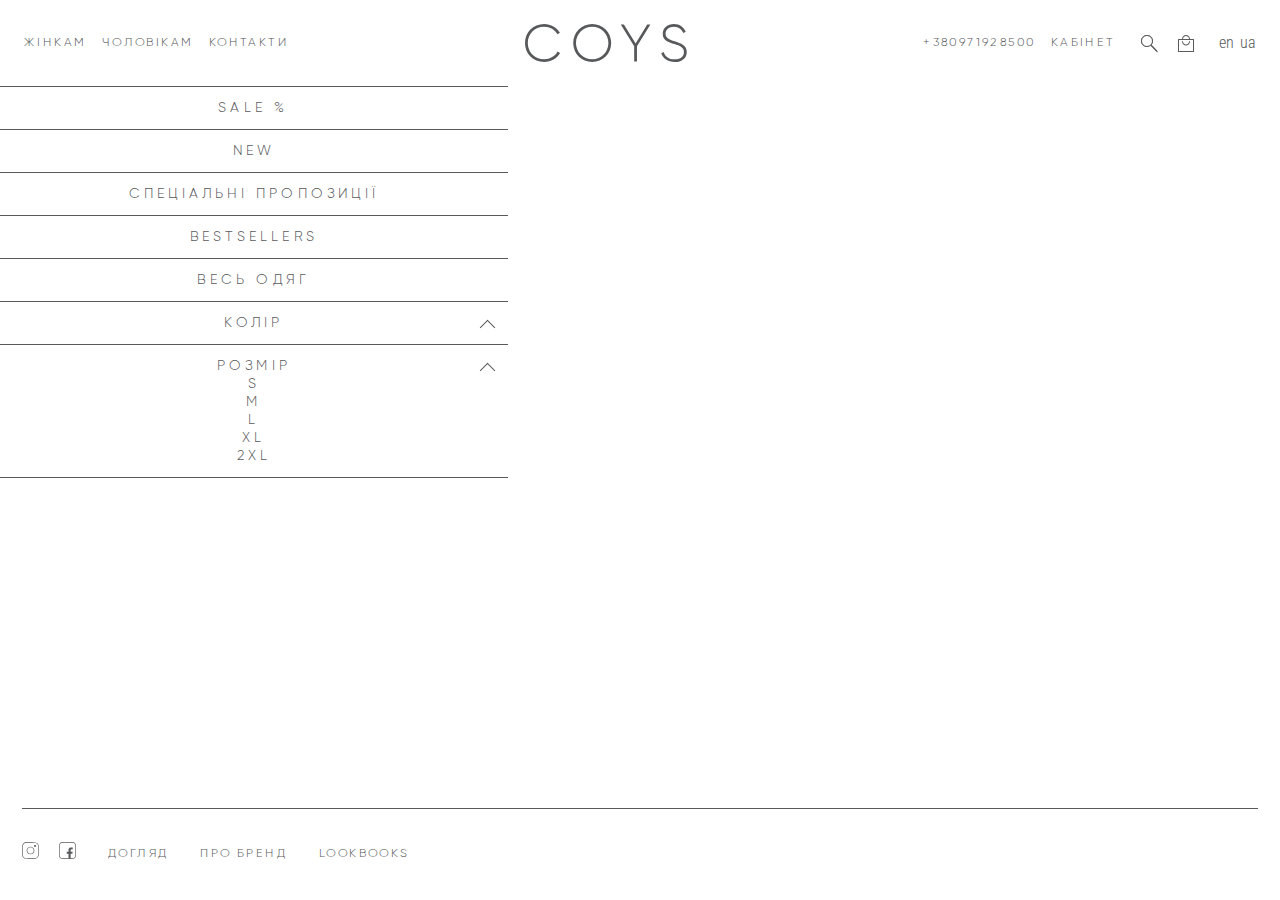
<file: catalog.html>
<!DOCTYPE html>
<html lang="ua">

<head>
    <meta charset="UTF-8">
    <meta http-equiv="X-UA-Compatible" content="IE=edge">
    <meta name="viewport" content="width=device-width, initial-scale=1.0">
    <title>Colors Of Your Soul</title>
    <link rel="stylesheet" href="./css/style.css">
    <link href="./font/stylesheet.css" rel="stylesheet" media="screen and (color)">
    <link href="https://fonts.googleapis.com/css?family=Roboto+Condensed:300,300italic,regular,italic,700,700italic"
        rel="stylesheet" />
</head>

<body>

    <!-- предзагрузка страницы -->
    <div class="page-loader">
        <div></div>
    </div>

    <div class="wrapper">
        <!-- <header class="header" w3-include-html="header.html">        </header> -->
        <header class="header">
            <div class="hamburger">
                <div class="hamburger__icon">
                    <span></span>
                    <span></span>
                    <span></span>
                </div>
                <div class="hamburger__links nav">
                    <ul>
                        <li><a class="nav-link" href="./catalog.html">Жінкам</a></li>
                        <li><a class="nav-link" href="./catalog.html">Чоловікам</a></li>
                        <li><a class="nav-link" href="">Контакти</a></li>
                        <li><a class="nav-link" href="">кабінет</a></li>
                    </ul>
                    <div class="hamburger__lang">
                        <a class="nav-link" href="#">en</a>
                        <a class="nav-link" href="#">ua</a>
                    </div>
                </div>
            </div>

            <nav class="header__nav nav">
                <ul>
                    <li><a class="nav-link" href="./catalog.html">Жінкам</a></li>
                    <li><a class="nav-link" href="./catalog.html">Чоловікам</a></li>
                    <li><a class="nav-link" href="">Контакти</a></li>
                </ul>
            </nav>
            <div class="header__logo">
                <a href="index.html">
                </a>
                <img src="./img/header/Logo.svg" alt="">
            </div>

            <div class="header-right">
                <div class="header__links nav">
                    <a class="nav-link" href="tel:+380971928500">+380971928500</a>
                    <a class="nav-link" href="">кабінет</a>
                </div>
                <div class="header__icons">
                    <input type="search" class="header__search" name="" id="">
                    <span class="search-span"></span>
                    <img src="./img/header/search.svg" alt="" class="search-icon">
                    <img src="./img/header/bascet.svg" alt="" class="bascet-icon">
                </div>
                <div class="header__lang">
                    <a class="nav-link" href="#">en</a>
                    <a class="nav-link" href="#">ua</a>
                </div>
            </div>
        </header>

        <main class="main catalog ">
            <nav class="catalog__filter-nav">
                <div class="catalog__filter-category">
                    <label for="sale">
                        <input id="sale" name="radio-category" type="radio" class="category-radio">
                        <div class="checked"></div>
                        <p>SALE %</p>
                    </label>
                </div>
                <div class="catalog__filter-category">
                    <label for="new">
                        <input id="new" name="radio-category" type="radio" class="category-radio">
                        <div class="checked"></div>
                        <p>new</p>
                    </label>
                </div>
                <div class="catalog__filter-category">
                    <label for="special">
                        <input id="special" name="radio-category" type="radio" class="category-radio">
                        <div class="checked"></div>
                        <p>спеціальні пропозиції</p>
                    </label>
                </div>
                <div class="catalog__filter-category">
                    <label for="bestsellers">
                        <input id="bestsellers" name="radio-category" type="radio" class="category-radio">
                        <div class="checked"></div>
                        <p>bestsellers</p>
                    </label>
                </div>
                <div class="catalog__filter-category">
                    <label for="allClothers">
                        <input id="allClothers" name="radio-category" type="radio" class="category-radio">
                        <div class="checked"></div>
                        <p>весь одяг</p>
                    </label>
                </div>
                <div class="catalog__filter-category">
                    <label for="color">
                        <input id="color" name="radio-category" type="checkbox" class="category-checkbox">

                        <div class="checked"></div>
                        <p>колір</p>
                        <div></div>
                    </label>
                </div>
                <div class="catalog__filter-category">
                    <label for="size">
                        <input id="size" name="radio-category" type="checkbox" class="category-checkbox">
                        <div class="checked"></div>
                        <p>розмір</p>

                    </label>
                    <div class="sizes">
                        <div class="sizes__checkbox">
                            <p>s</p>
                        </div>
                        <div class="sizes__checkbox">
                            <p>m</p>
                        </div>
                        <div class="sizes__checkbox">
                            <p>l</p>
                        </div>
                        <div class="sizes__checkbox">
                            <p>xl</p>
                        </div>
                        <div class="sizes__checkbox">
                            <p>2xl</p>
                        </div>
                    </div>
                </div>
            </nav>
            <div class="catalog__content"></div>
            <div class="scroll-top hide"></div>
        </main>
        <footer class="footer" w3-include-html="footer.html">

        </footer>
    </div>

    <script src="./javascript/script.js"></script>
</body>

</html>
</file>
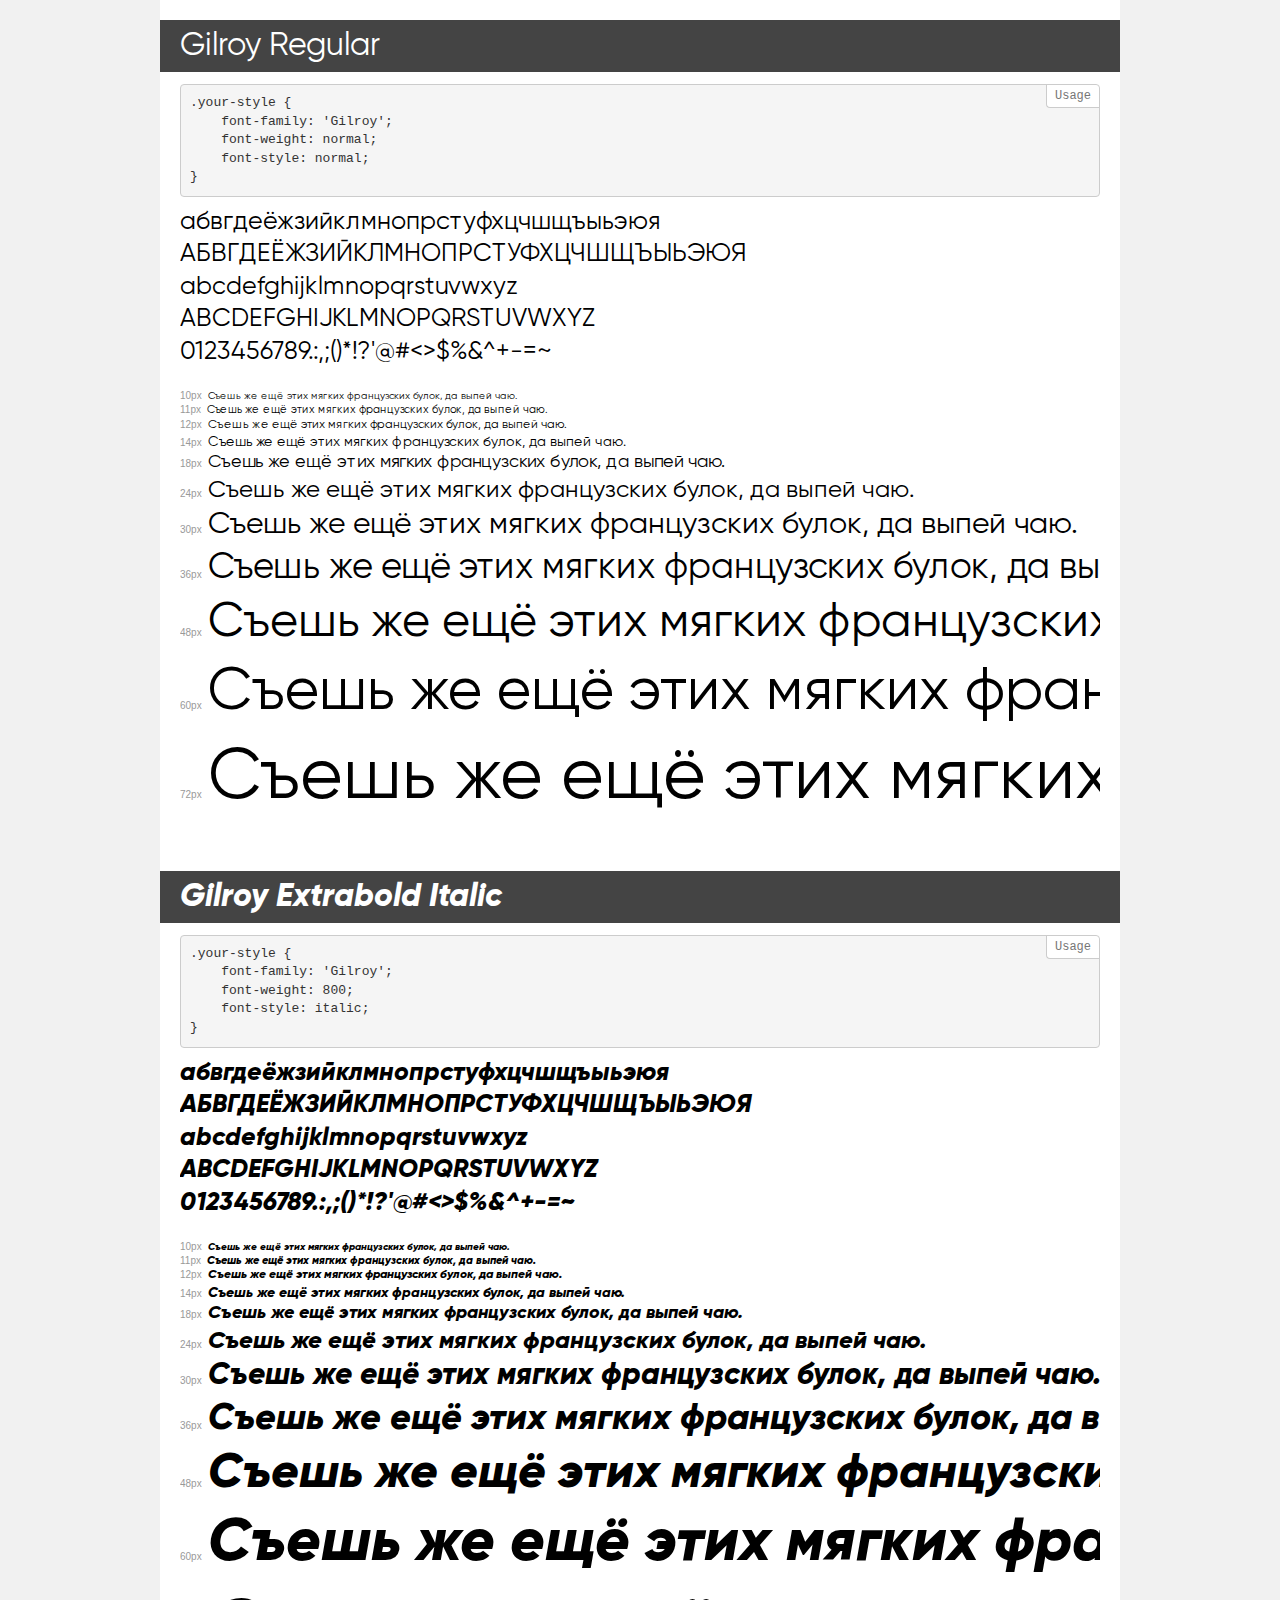
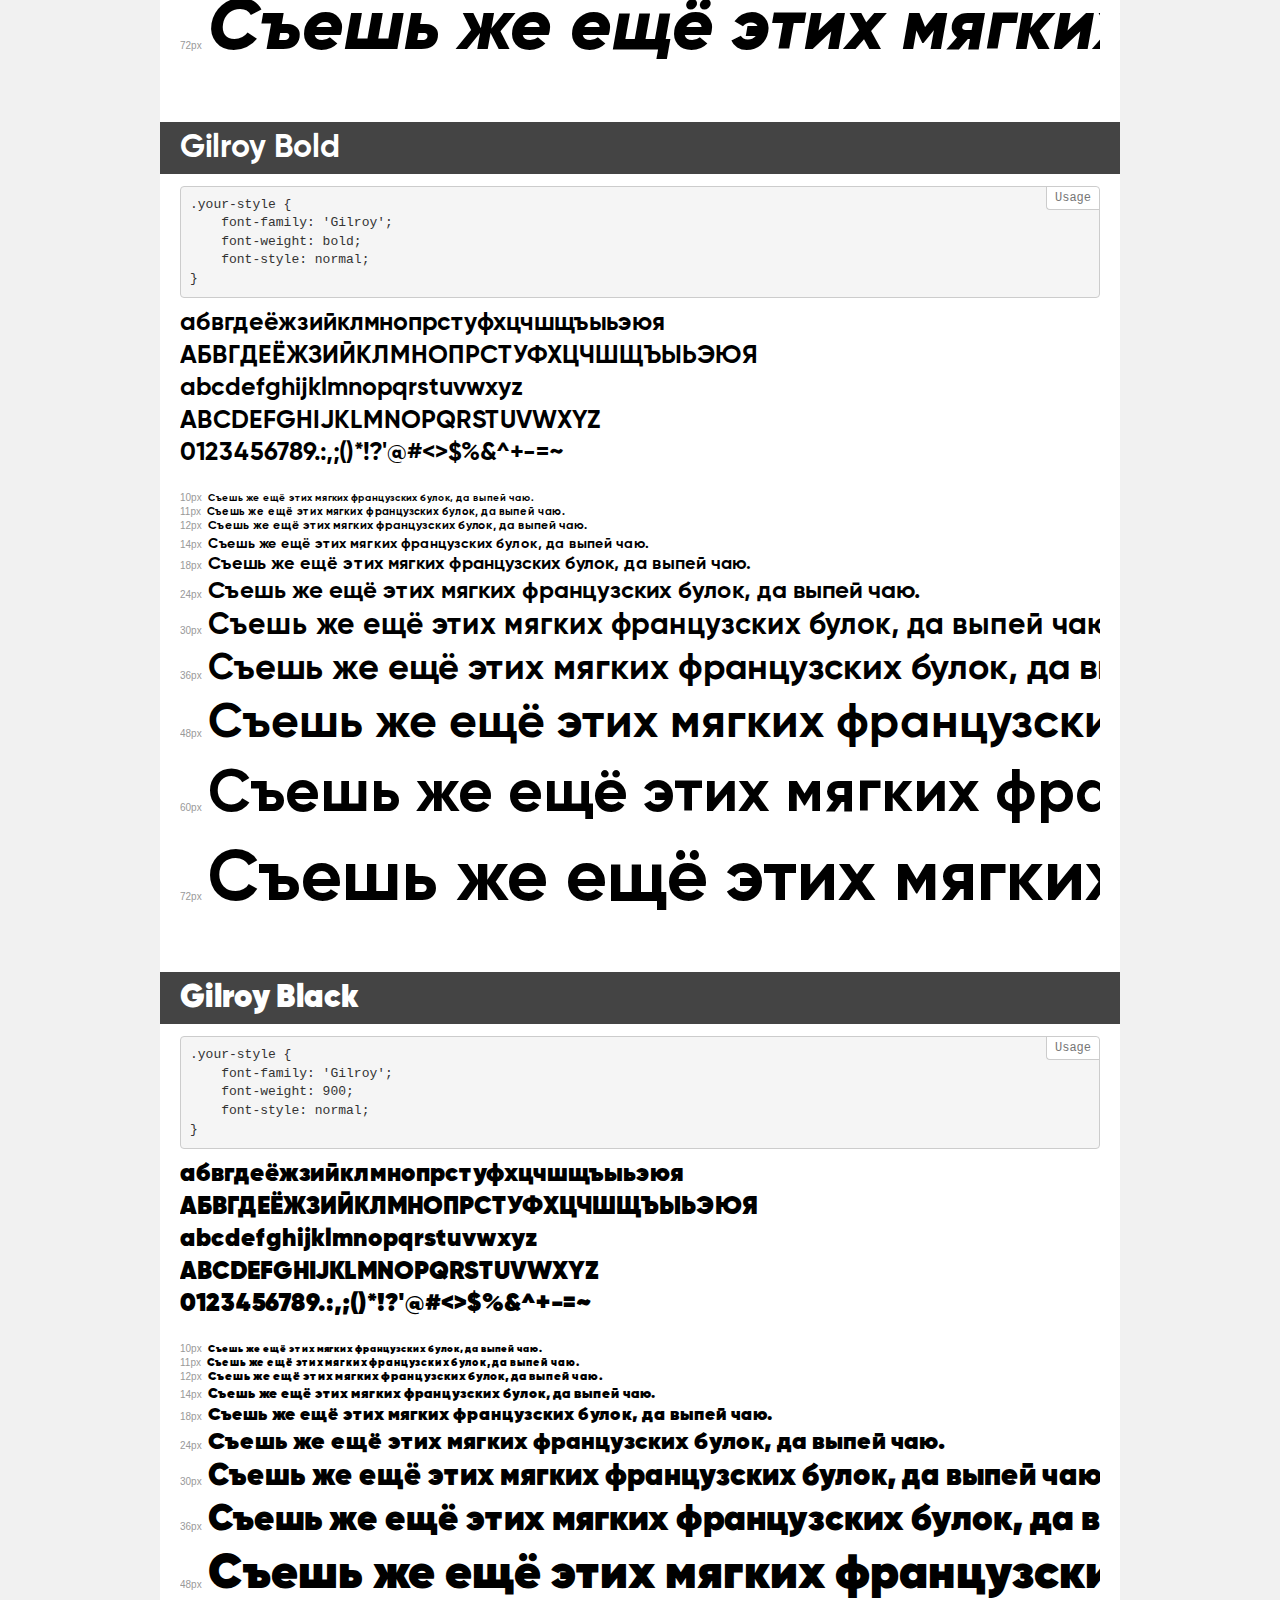
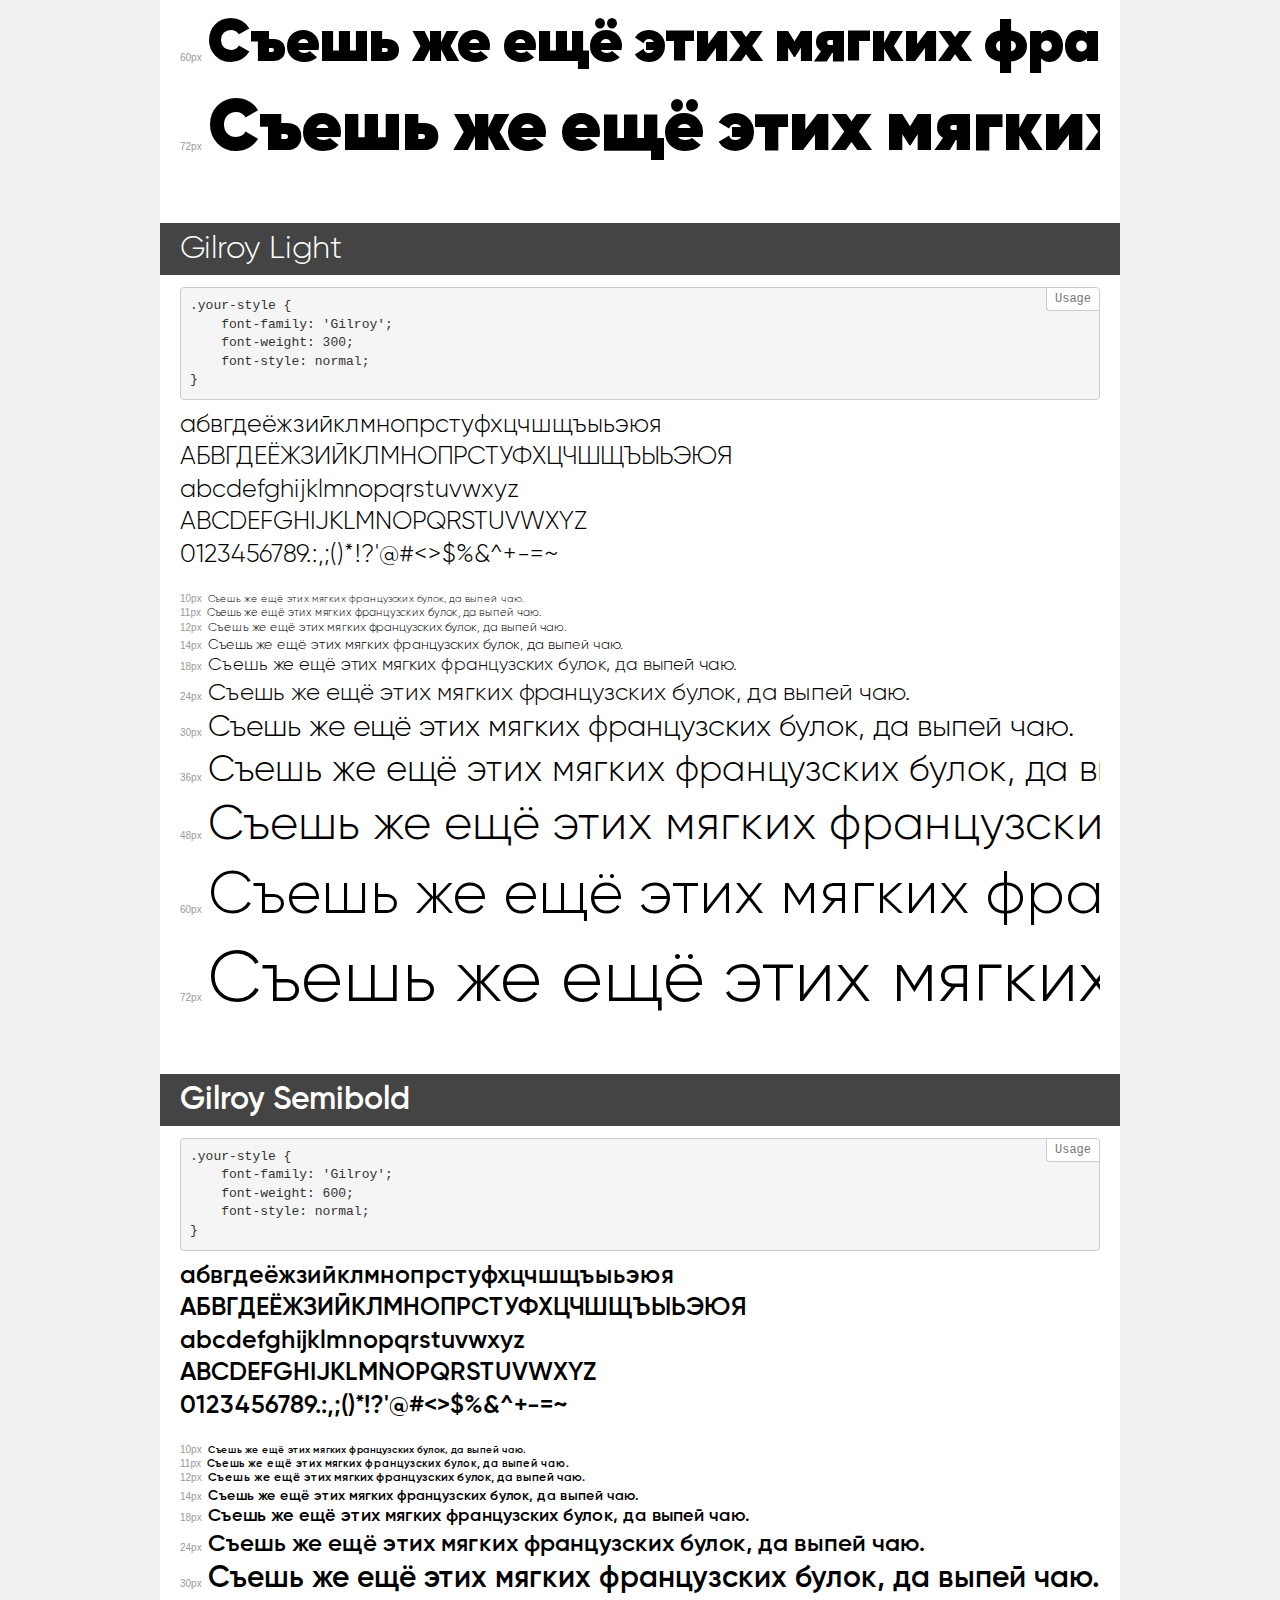
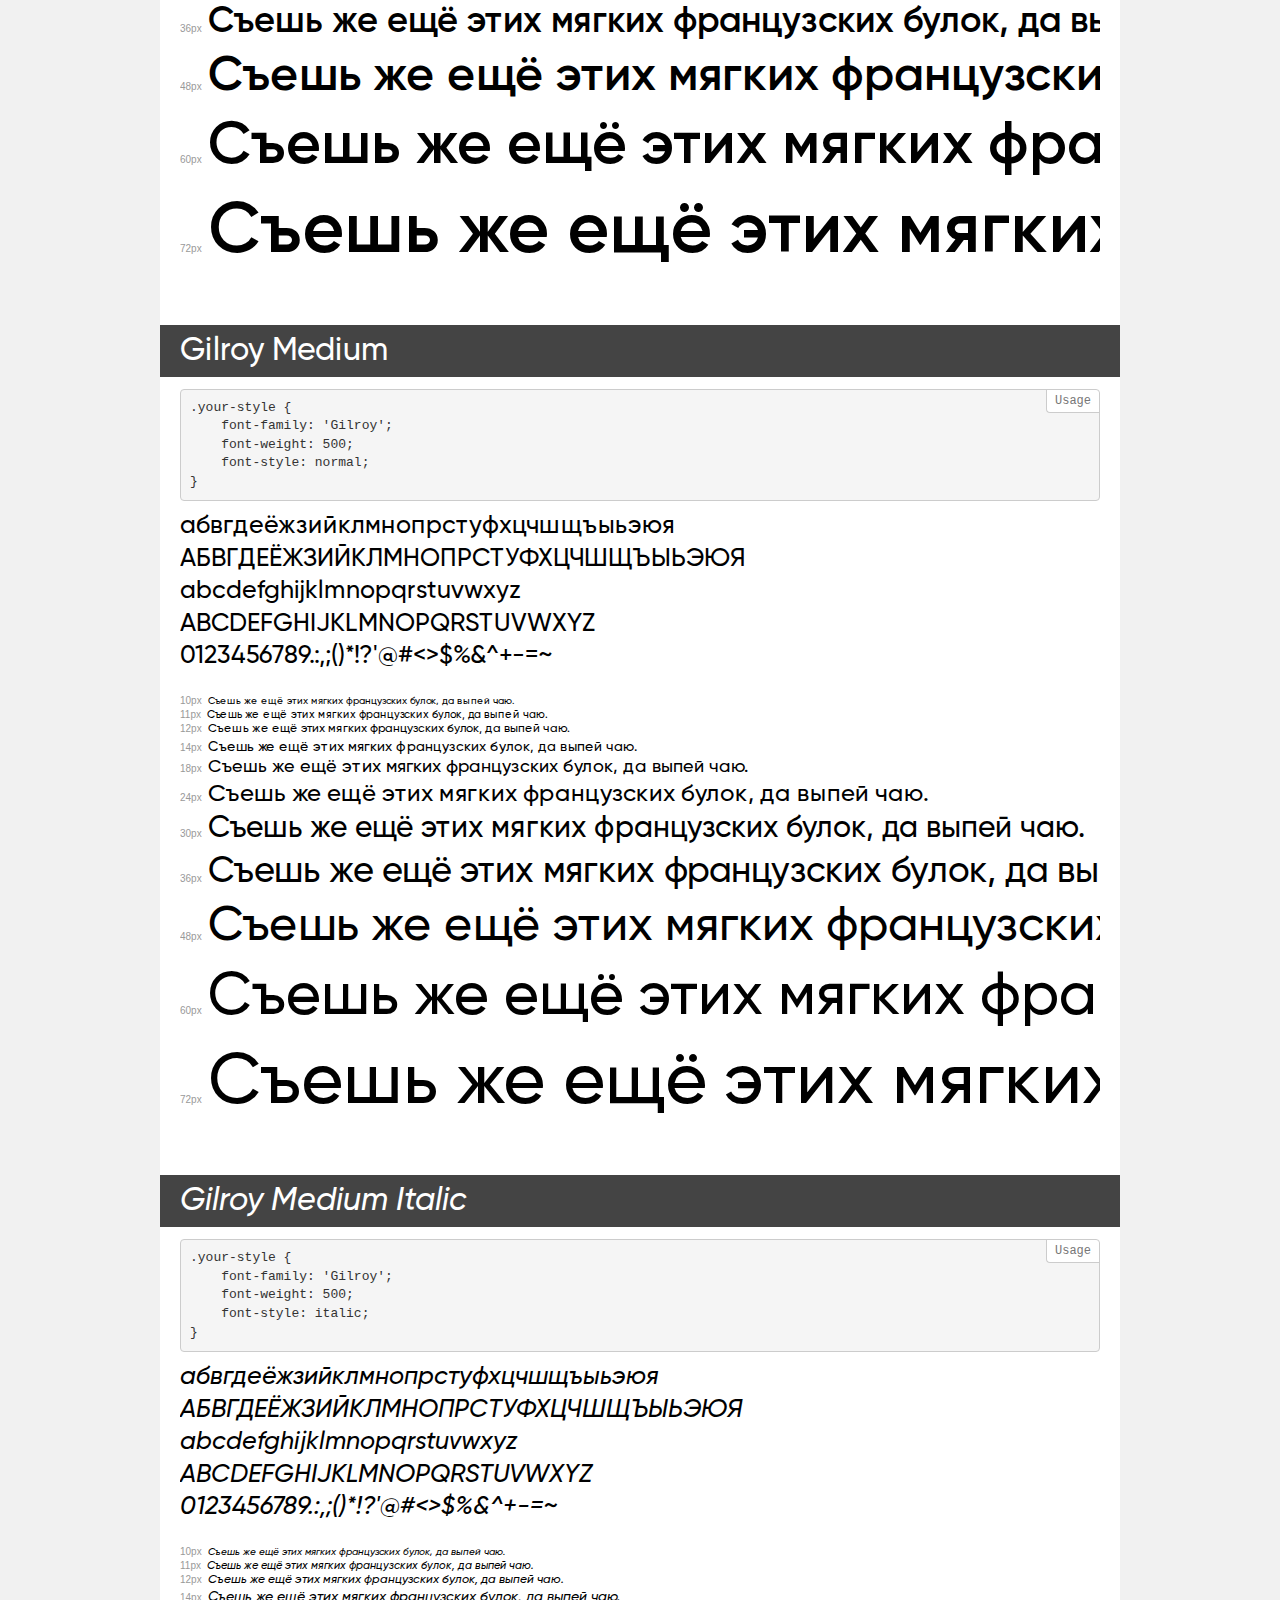
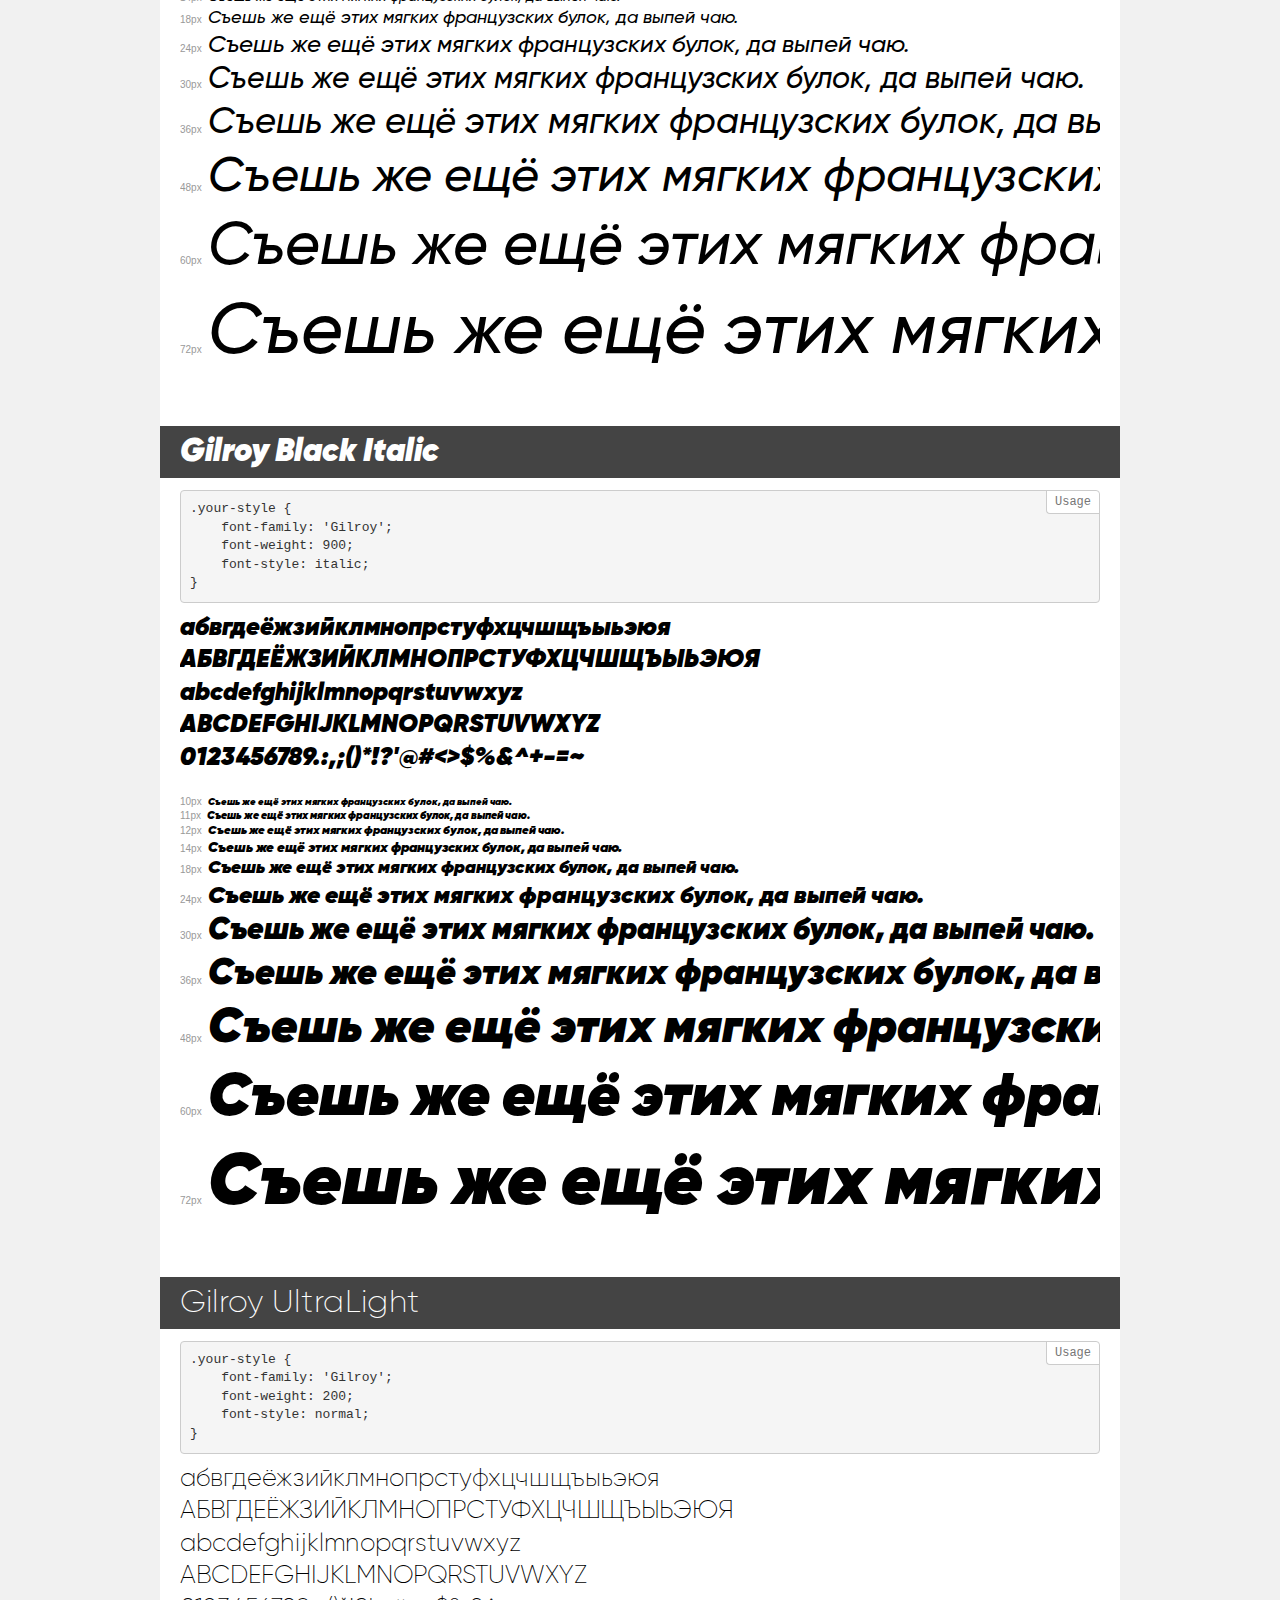
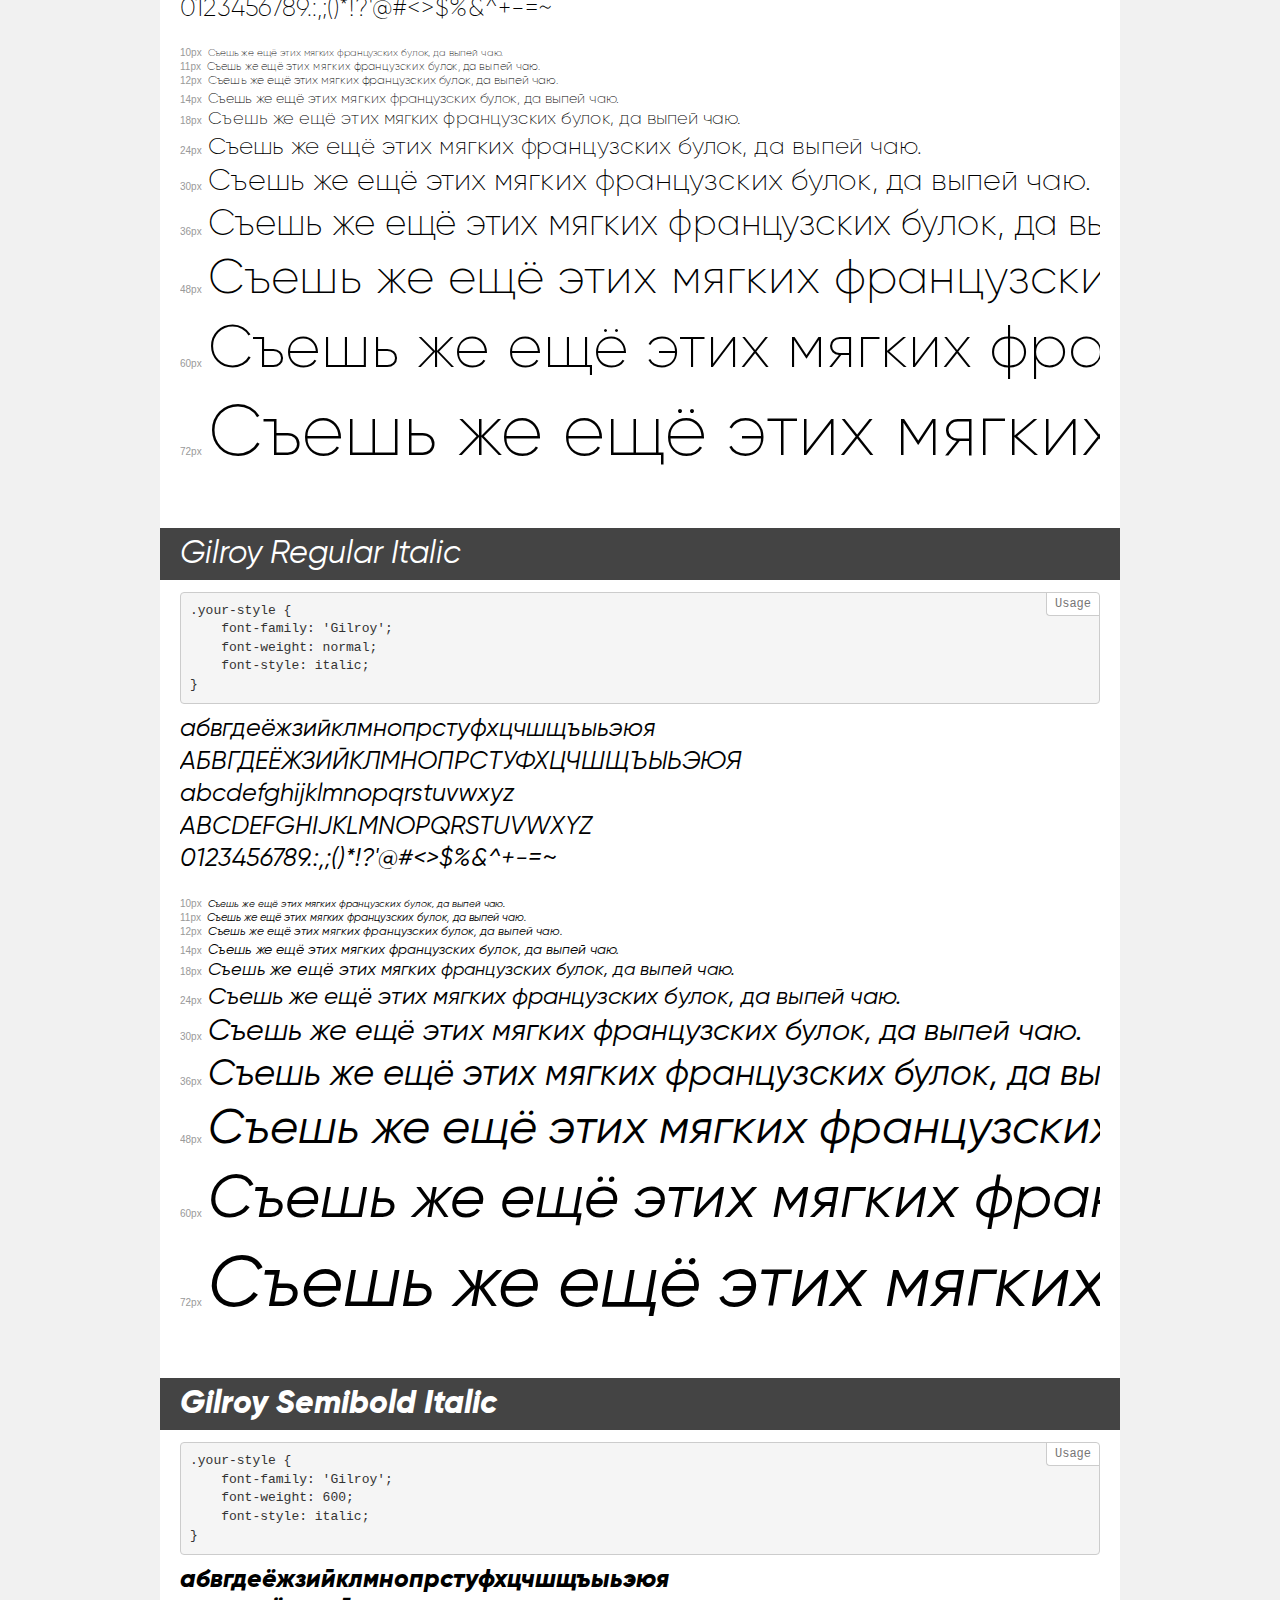
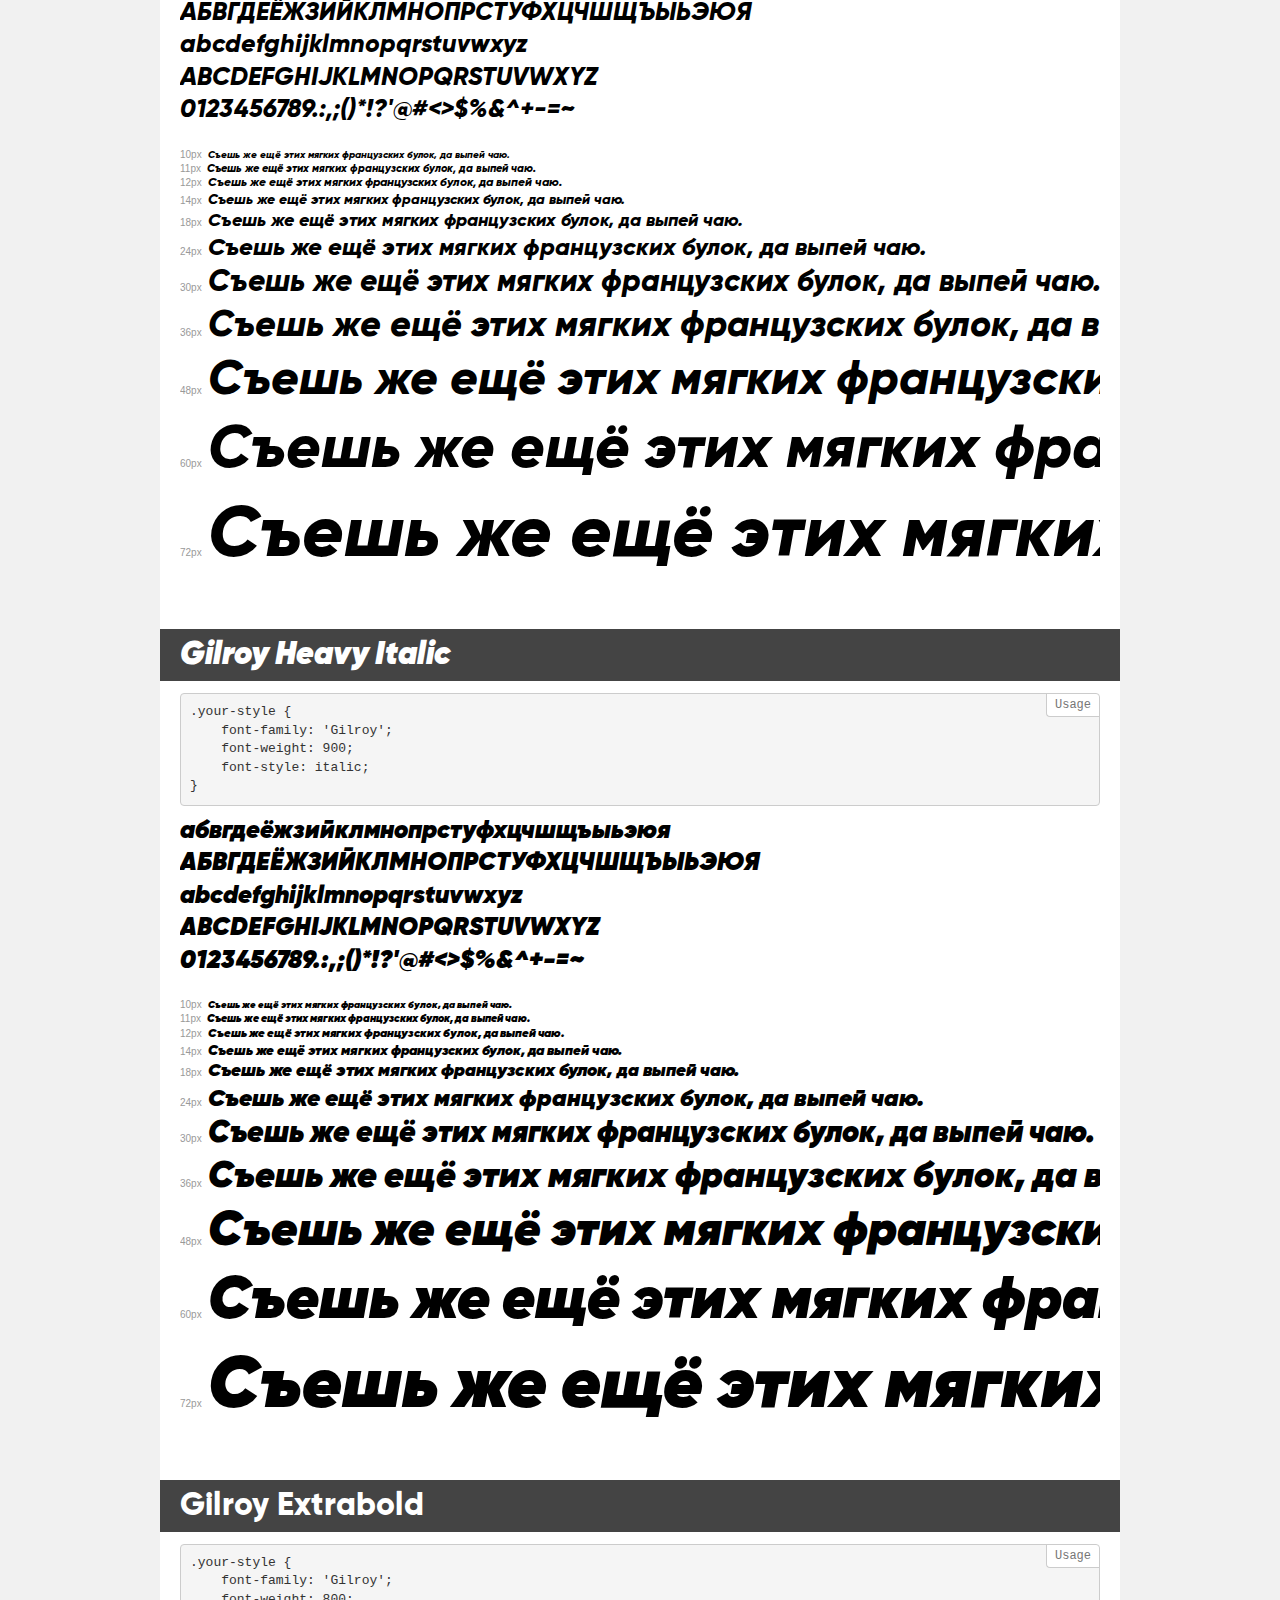
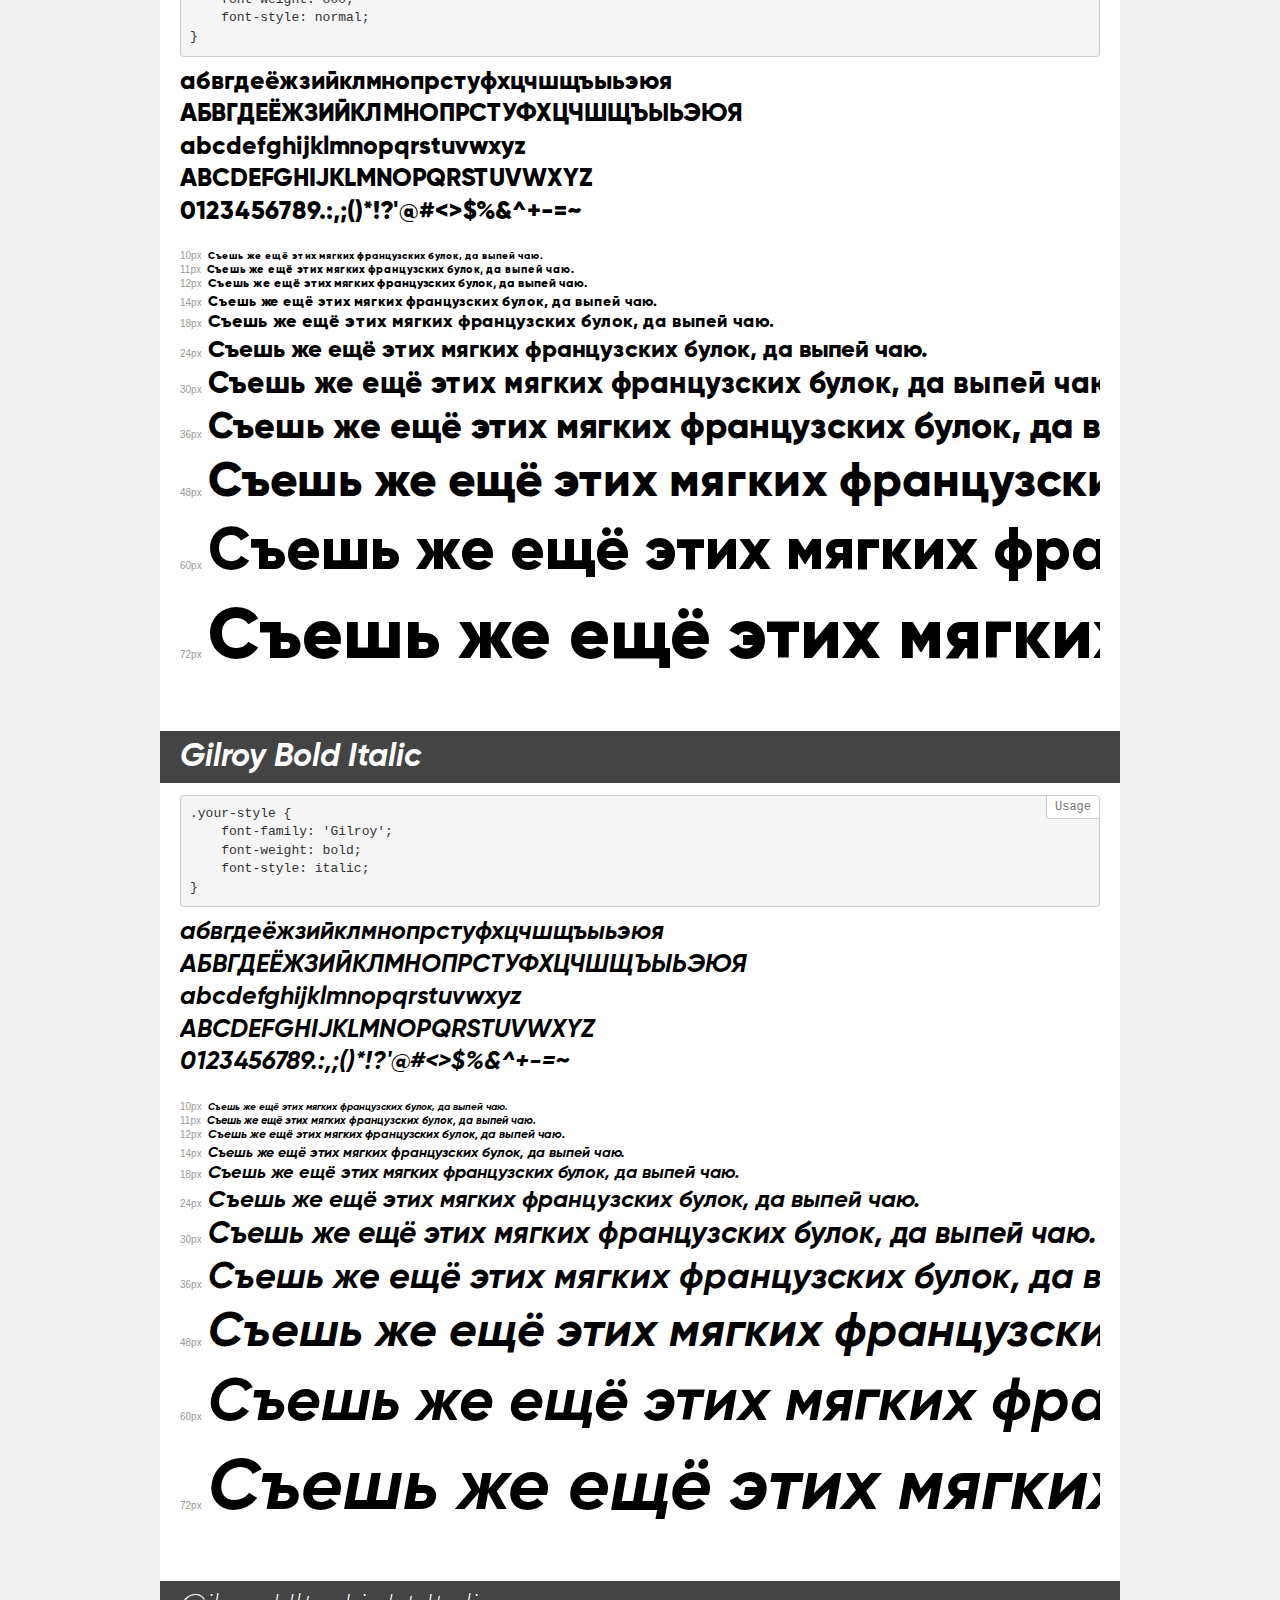
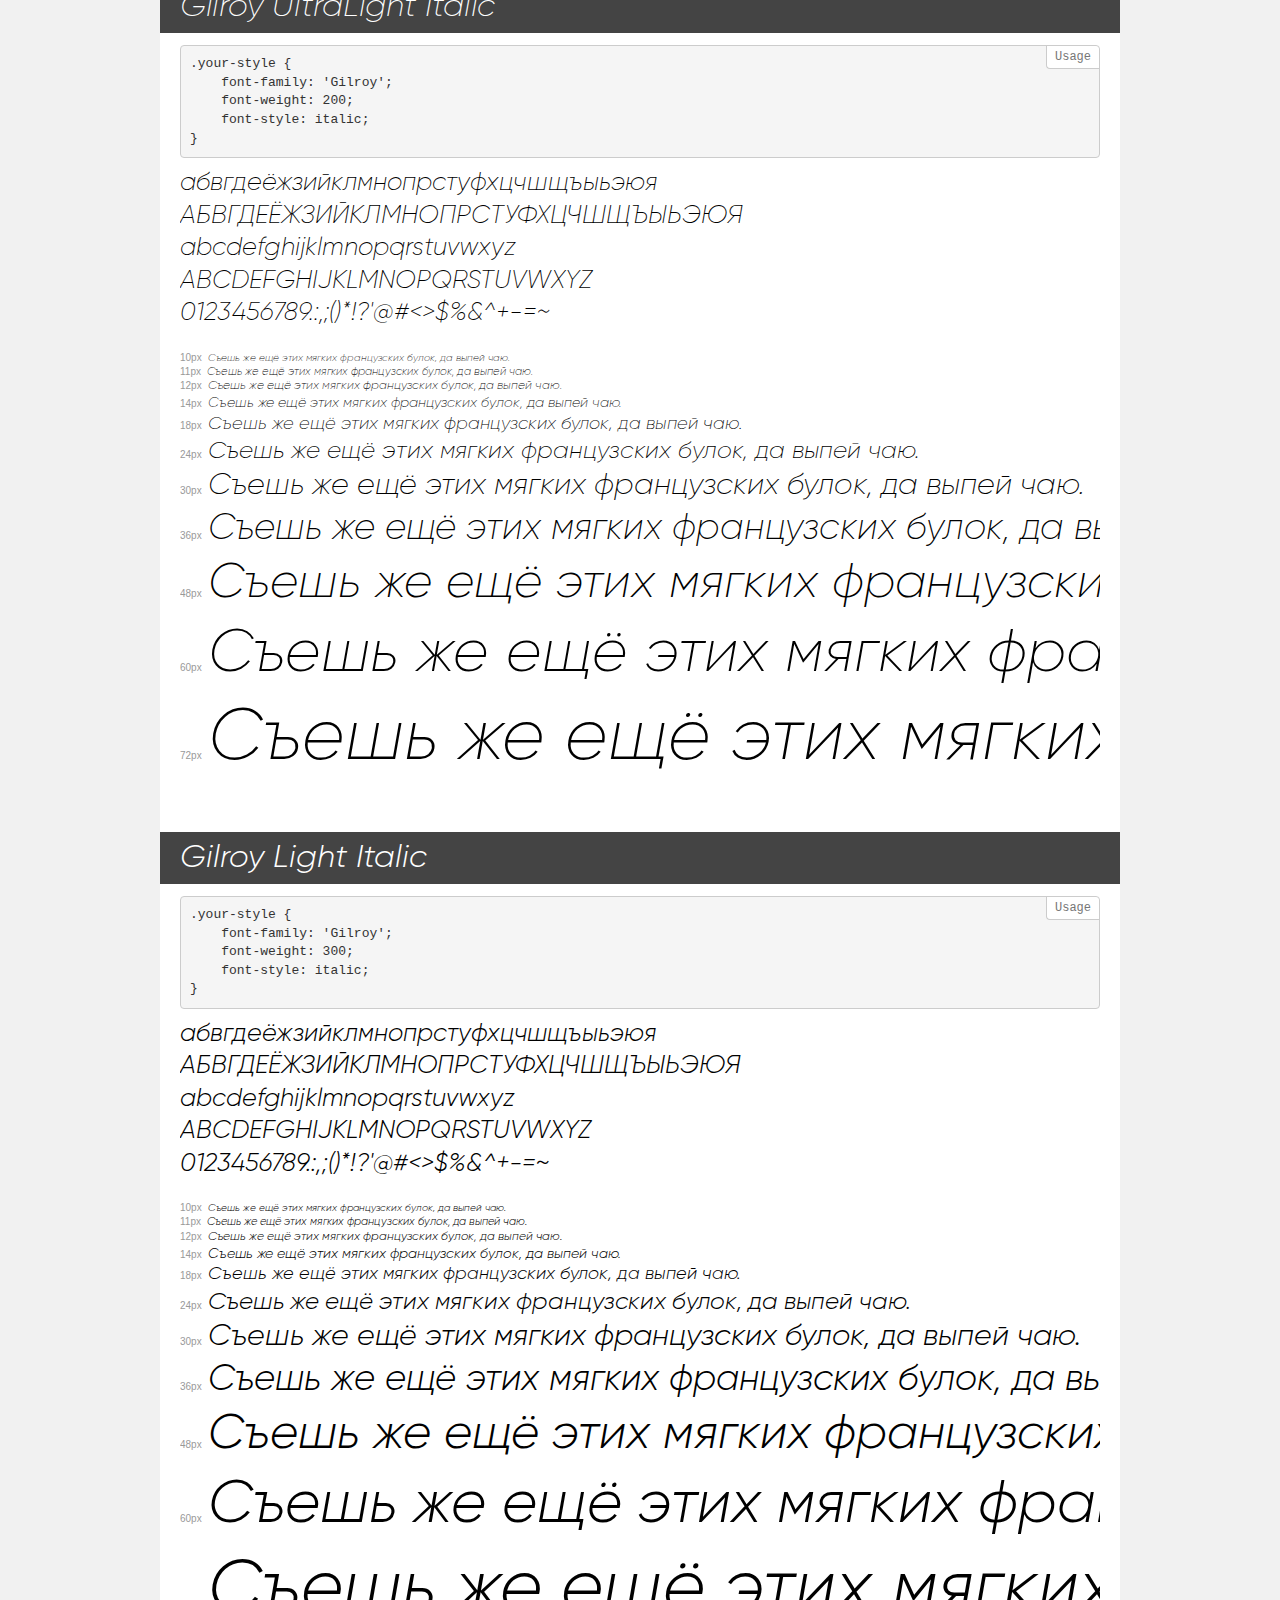
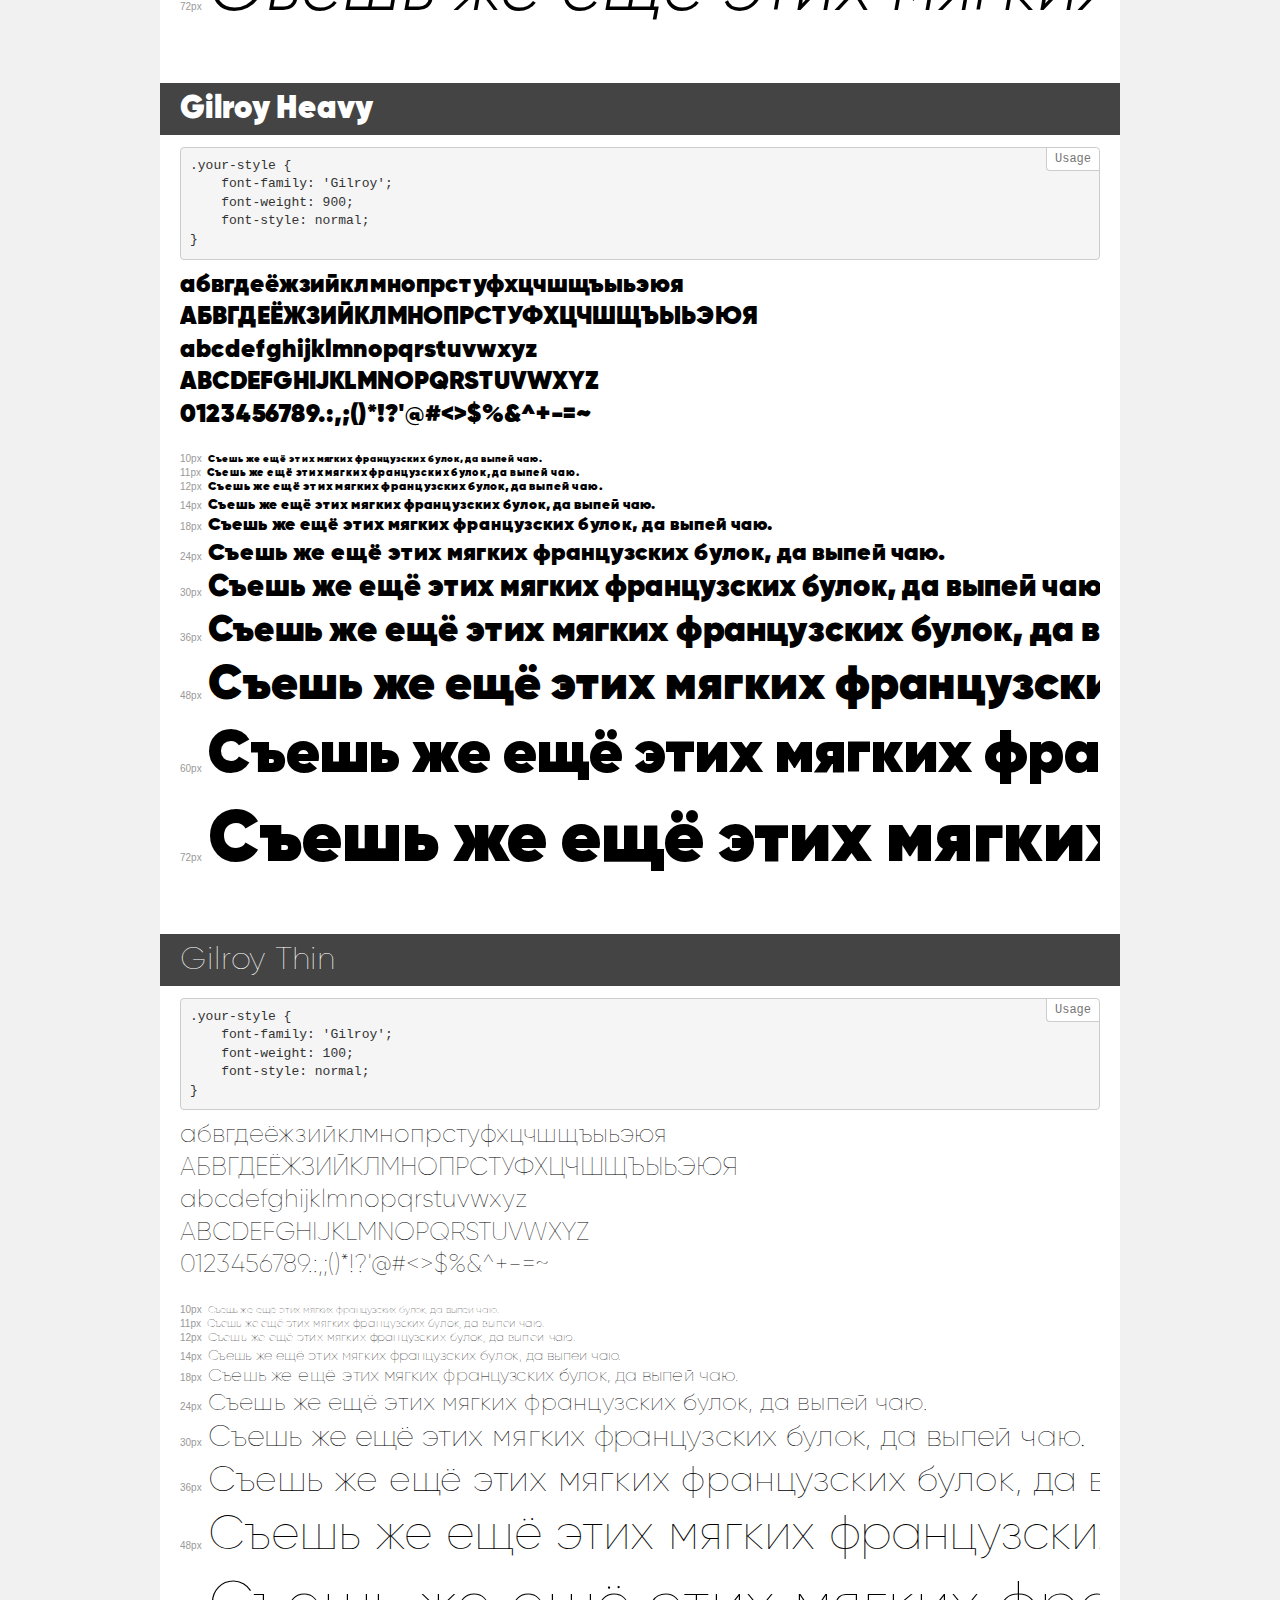
<file: font/demo.html>
<!DOCTYPE html>
<html>
<head>
    <meta charset="utf-8">
    <meta http-equiv="X-UA-Compatible" content="IE=edge">
    <meta name="viewport" content="width=device-width, initial-scale=1">
    <meta name="robots" content="noindex, noarchive">
    <meta name="format-detection" content="telephone=no">
    <title>Transfonter demo</title>
    <link href="stylesheet.css" rel="stylesheet">
    <style>
        /*
        http://meyerweb.com/eric/tools/css/reset/
        v2.0 | 20110126
        License: none (public domain)
        */
        html, body, div, span, applet, object, iframe,
        h1, h2, h3, h4, h5, h6, p, blockquote, pre,
        a, abbr, acronym, address, big, cite, code,
        del, dfn, em, img, ins, kbd, q, s, samp,
        small, strike, strong, sub, sup, tt, var,
        b, u, i, center,
        dl, dt, dd, ol, ul, li,
        fieldset, form, label, legend,
        table, caption, tbody, tfoot, thead, tr, th, td,
        article, aside, canvas, details, embed,
        figure, figcaption, footer, header, hgroup,
        menu, nav, output, ruby, section, summary,
        time, mark, audio, video {
            margin: 0;
            padding: 0;
            border: 0;
            font-size: 100%;
            font: inherit;
            vertical-align: baseline;
        }
        /* HTML5 display-role reset for older browsers */
        article, aside, details, figcaption, figure,
        footer, header, hgroup, menu, nav, section {
            display: block;
        }
        body {
            line-height: 1;
        }
        ol, ul {
            list-style: none;
        }
        blockquote, q {
            quotes: none;
        }
        blockquote:before, blockquote:after,
        q:before, q:after {
            content: '';
            content: none;
        }
        table {
            border-collapse: collapse;
            border-spacing: 0;
        }
        /* common styles */
        body {
            background: #f1f1f1;
            color: #000;
        }
        .page {
            background: #fff;
            width: 920px;
            margin: 0 auto;
            padding: 20px 20px 0 20px;
            overflow: hidden;
        }
        .font-container {
            overflow-x: auto;
            overflow-y: hidden;
            margin-bottom: 40px;
            line-height: 1.3;
            white-space: nowrap;
            padding-bottom: 5px;
        }
        h1 {
            position: relative;
            background: #444;
            font-size: 32px;
            color: #fff;
            padding: 10px 20px;
            margin: 0 -20px 12px -20px;
        }
        .letters {
            font-size: 25px;
            margin-bottom: 20px;
        }
        .s10:before {
            content: '10px';
        }
        .s11:before {
            content: '11px';
        }
        .s12:before {
            content: '12px';
        }
        .s14:before {
            content: '14px';
        }
        .s18:before {
            content: '18px';
        }
        .s24:before {
            content: '24px';
        }
        .s30:before {
            content: '30px';
        }
        .s36:before {
            content: '36px';
        }
        .s48:before {
            content: '48px';
        }
        .s60:before {
            content: '60px';
        }
        .s72:before {
            content: '72px';
        }
        .s10:before, .s11:before, .s12:before, .s14:before,
        .s18:before, .s24:before, .s30:before, .s36:before,
        .s48:before, .s60:before, .s72:before {
            font-family: Arial, sans-serif;
            font-size: 10px;
            font-weight: normal;
            font-style: normal;
            color: #999;
            padding-right: 6px;
        }
        pre {
            display: block;
            position: relative;
            padding: 9px;
            margin: 0 0 10px;
            font-family: Monaco, Menlo, Consolas, "Courier New", monospace !important;
            font-size: 13px;
            line-height: 1.428571429;
            color: #333;
            font-weight: normal !important;
            font-style: normal !important;
            background-color: #f5f5f5;
            border: 1px solid #ccc;
            overflow-x: auto;
            border-radius: 4px;
        }
        pre:after {
            display: block;
            position: absolute;
            right: 0;
            top: 0;
            content: 'Usage';
            line-height: 1;
            padding: 5px 8px;
            font-size: 12px;
            color: #767676;
            background-color: #fff;
            border: 1px solid #ccc;
            border-right: none;
            border-top: none;
            border-radius: 0 4px 0 4px;
            z-index: 10;
        }
        /* responsive */
        @media (max-width: 959px) {
            .page {
                width: auto;
                margin: 0;
            }
        }
    </style>
</head>
<body>
<div class="page">
    <div class="demo" style="font-family: 'Gilroy'; font-weight: normal; font-style: normal;">
        <h1>Gilroy Regular</h1>
        <pre>.your-style {
    font-family: 'Gilroy';
    font-weight: normal;
    font-style: normal;
}</pre>
        <div class="font-container">
            <p class="letters">
                абвгдеёжзийклмнопрстуфхцчшщъыьэюя<br>
АБВГДЕЁЖЗИЙКЛМНОПРСТУФХЦЧШЩЪЫЬЭЮЯ<br>
abcdefghijklmnopqrstuvwxyz<br>
ABCDEFGHIJKLMNOPQRSTUVWXYZ<br>
                0123456789.:,;()*!?'@#<>$%&^+-=~
            </p>
            <p class="s10" style="font-size: 10px;">Съешь же ещё этих мягких французских булок, да выпей чаю.</p>
            <p class="s11" style="font-size: 11px;">Съешь же ещё этих мягких французских булок, да выпей чаю.</p>
            <p class="s12" style="font-size: 12px;">Съешь же ещё этих мягких французских булок, да выпей чаю.</p>
            <p class="s14" style="font-size: 14px;">Съешь же ещё этих мягких французских булок, да выпей чаю.</p>
            <p class="s18" style="font-size: 18px;">Съешь же ещё этих мягких французских булок, да выпей чаю.</p>
            <p class="s24" style="font-size: 24px;">Съешь же ещё этих мягких французских булок, да выпей чаю.</p>
            <p class="s30" style="font-size: 30px;">Съешь же ещё этих мягких французских булок, да выпей чаю.</p>
            <p class="s36" style="font-size: 36px;">Съешь же ещё этих мягких французских булок, да выпей чаю.</p>
            <p class="s48" style="font-size: 48px;">Съешь же ещё этих мягких французских булок, да выпей чаю.</p>
            <p class="s60" style="font-size: 60px;">Съешь же ещё этих мягких французских булок, да выпей чаю.</p>
            <p class="s72" style="font-size: 72px;">Съешь же ещё этих мягких французских булок, да выпей чаю.</p>
        </div>
    </div>
    <div class="demo" style="font-family: 'Gilroy'; font-weight: 800; font-style: italic;">
        <h1>Gilroy Extrabold Italic</h1>
        <pre>.your-style {
    font-family: 'Gilroy';
    font-weight: 800;
    font-style: italic;
}</pre>
        <div class="font-container">
            <p class="letters">
                абвгдеёжзийклмнопрстуфхцчшщъыьэюя<br>
АБВГДЕЁЖЗИЙКЛМНОПРСТУФХЦЧШЩЪЫЬЭЮЯ<br>
abcdefghijklmnopqrstuvwxyz<br>
ABCDEFGHIJKLMNOPQRSTUVWXYZ<br>
                0123456789.:,;()*!?'@#<>$%&^+-=~
            </p>
            <p class="s10" style="font-size: 10px;">Съешь же ещё этих мягких французских булок, да выпей чаю.</p>
            <p class="s11" style="font-size: 11px;">Съешь же ещё этих мягких французских булок, да выпей чаю.</p>
            <p class="s12" style="font-size: 12px;">Съешь же ещё этих мягких французских булок, да выпей чаю.</p>
            <p class="s14" style="font-size: 14px;">Съешь же ещё этих мягких французских булок, да выпей чаю.</p>
            <p class="s18" style="font-size: 18px;">Съешь же ещё этих мягких французских булок, да выпей чаю.</p>
            <p class="s24" style="font-size: 24px;">Съешь же ещё этих мягких французских булок, да выпей чаю.</p>
            <p class="s30" style="font-size: 30px;">Съешь же ещё этих мягких французских булок, да выпей чаю.</p>
            <p class="s36" style="font-size: 36px;">Съешь же ещё этих мягких французских булок, да выпей чаю.</p>
            <p class="s48" style="font-size: 48px;">Съешь же ещё этих мягких французских булок, да выпей чаю.</p>
            <p class="s60" style="font-size: 60px;">Съешь же ещё этих мягких французских булок, да выпей чаю.</p>
            <p class="s72" style="font-size: 72px;">Съешь же ещё этих мягких французских булок, да выпей чаю.</p>
        </div>
    </div>
    <div class="demo" style="font-family: 'Gilroy'; font-weight: bold; font-style: normal;">
        <h1>Gilroy Bold</h1>
        <pre>.your-style {
    font-family: 'Gilroy';
    font-weight: bold;
    font-style: normal;
}</pre>
        <div class="font-container">
            <p class="letters">
                абвгдеёжзийклмнопрстуфхцчшщъыьэюя<br>
АБВГДЕЁЖЗИЙКЛМНОПРСТУФХЦЧШЩЪЫЬЭЮЯ<br>
abcdefghijklmnopqrstuvwxyz<br>
ABCDEFGHIJKLMNOPQRSTUVWXYZ<br>
                0123456789.:,;()*!?'@#<>$%&^+-=~
            </p>
            <p class="s10" style="font-size: 10px;">Съешь же ещё этих мягких французских булок, да выпей чаю.</p>
            <p class="s11" style="font-size: 11px;">Съешь же ещё этих мягких французских булок, да выпей чаю.</p>
            <p class="s12" style="font-size: 12px;">Съешь же ещё этих мягких французских булок, да выпей чаю.</p>
            <p class="s14" style="font-size: 14px;">Съешь же ещё этих мягких французских булок, да выпей чаю.</p>
            <p class="s18" style="font-size: 18px;">Съешь же ещё этих мягких французских булок, да выпей чаю.</p>
            <p class="s24" style="font-size: 24px;">Съешь же ещё этих мягких французских булок, да выпей чаю.</p>
            <p class="s30" style="font-size: 30px;">Съешь же ещё этих мягких французских булок, да выпей чаю.</p>
            <p class="s36" style="font-size: 36px;">Съешь же ещё этих мягких французских булок, да выпей чаю.</p>
            <p class="s48" style="font-size: 48px;">Съешь же ещё этих мягких французских булок, да выпей чаю.</p>
            <p class="s60" style="font-size: 60px;">Съешь же ещё этих мягких французских булок, да выпей чаю.</p>
            <p class="s72" style="font-size: 72px;">Съешь же ещё этих мягких французских булок, да выпей чаю.</p>
        </div>
    </div>
    <div class="demo" style="font-family: 'Gilroy'; font-weight: 900; font-style: normal;">
        <h1>Gilroy Black</h1>
        <pre>.your-style {
    font-family: 'Gilroy';
    font-weight: 900;
    font-style: normal;
}</pre>
        <div class="font-container">
            <p class="letters">
                абвгдеёжзийклмнопрстуфхцчшщъыьэюя<br>
АБВГДЕЁЖЗИЙКЛМНОПРСТУФХЦЧШЩЪЫЬЭЮЯ<br>
abcdefghijklmnopqrstuvwxyz<br>
ABCDEFGHIJKLMNOPQRSTUVWXYZ<br>
                0123456789.:,;()*!?'@#<>$%&^+-=~
            </p>
            <p class="s10" style="font-size: 10px;">Съешь же ещё этих мягких французских булок, да выпей чаю.</p>
            <p class="s11" style="font-size: 11px;">Съешь же ещё этих мягких французских булок, да выпей чаю.</p>
            <p class="s12" style="font-size: 12px;">Съешь же ещё этих мягких французских булок, да выпей чаю.</p>
            <p class="s14" style="font-size: 14px;">Съешь же ещё этих мягких французских булок, да выпей чаю.</p>
            <p class="s18" style="font-size: 18px;">Съешь же ещё этих мягких французских булок, да выпей чаю.</p>
            <p class="s24" style="font-size: 24px;">Съешь же ещё этих мягких французских булок, да выпей чаю.</p>
            <p class="s30" style="font-size: 30px;">Съешь же ещё этих мягких французских булок, да выпей чаю.</p>
            <p class="s36" style="font-size: 36px;">Съешь же ещё этих мягких французских булок, да выпей чаю.</p>
            <p class="s48" style="font-size: 48px;">Съешь же ещё этих мягких французских булок, да выпей чаю.</p>
            <p class="s60" style="font-size: 60px;">Съешь же ещё этих мягких французских булок, да выпей чаю.</p>
            <p class="s72" style="font-size: 72px;">Съешь же ещё этих мягких французских булок, да выпей чаю.</p>
        </div>
    </div>
    <div class="demo" style="font-family: 'Gilroy'; font-weight: 300; font-style: normal;">
        <h1>Gilroy Light</h1>
        <pre>.your-style {
    font-family: 'Gilroy';
    font-weight: 300;
    font-style: normal;
}</pre>
        <div class="font-container">
            <p class="letters">
                абвгдеёжзийклмнопрстуфхцчшщъыьэюя<br>
АБВГДЕЁЖЗИЙКЛМНОПРСТУФХЦЧШЩЪЫЬЭЮЯ<br>
abcdefghijklmnopqrstuvwxyz<br>
ABCDEFGHIJKLMNOPQRSTUVWXYZ<br>
                0123456789.:,;()*!?'@#<>$%&^+-=~
            </p>
            <p class="s10" style="font-size: 10px;">Съешь же ещё этих мягких французских булок, да выпей чаю.</p>
            <p class="s11" style="font-size: 11px;">Съешь же ещё этих мягких французских булок, да выпей чаю.</p>
            <p class="s12" style="font-size: 12px;">Съешь же ещё этих мягких французских булок, да выпей чаю.</p>
            <p class="s14" style="font-size: 14px;">Съешь же ещё этих мягких французских булок, да выпей чаю.</p>
            <p class="s18" style="font-size: 18px;">Съешь же ещё этих мягких французских булок, да выпей чаю.</p>
            <p class="s24" style="font-size: 24px;">Съешь же ещё этих мягких французских булок, да выпей чаю.</p>
            <p class="s30" style="font-size: 30px;">Съешь же ещё этих мягких французских булок, да выпей чаю.</p>
            <p class="s36" style="font-size: 36px;">Съешь же ещё этих мягких французских булок, да выпей чаю.</p>
            <p class="s48" style="font-size: 48px;">Съешь же ещё этих мягких французских булок, да выпей чаю.</p>
            <p class="s60" style="font-size: 60px;">Съешь же ещё этих мягких французских булок, да выпей чаю.</p>
            <p class="s72" style="font-size: 72px;">Съешь же ещё этих мягких французских булок, да выпей чаю.</p>
        </div>
    </div>
    <div class="demo" style="font-family: 'Gilroy'; font-weight: 600; font-style: normal;">
        <h1>Gilroy Semibold</h1>
        <pre>.your-style {
    font-family: 'Gilroy';
    font-weight: 600;
    font-style: normal;
}</pre>
        <div class="font-container">
            <p class="letters">
                абвгдеёжзийклмнопрстуфхцчшщъыьэюя<br>
АБВГДЕЁЖЗИЙКЛМНОПРСТУФХЦЧШЩЪЫЬЭЮЯ<br>
abcdefghijklmnopqrstuvwxyz<br>
ABCDEFGHIJKLMNOPQRSTUVWXYZ<br>
                0123456789.:,;()*!?'@#<>$%&^+-=~
            </p>
            <p class="s10" style="font-size: 10px;">Съешь же ещё этих мягких французских булок, да выпей чаю.</p>
            <p class="s11" style="font-size: 11px;">Съешь же ещё этих мягких французских булок, да выпей чаю.</p>
            <p class="s12" style="font-size: 12px;">Съешь же ещё этих мягких французских булок, да выпей чаю.</p>
            <p class="s14" style="font-size: 14px;">Съешь же ещё этих мягких французских булок, да выпей чаю.</p>
            <p class="s18" style="font-size: 18px;">Съешь же ещё этих мягких французских булок, да выпей чаю.</p>
            <p class="s24" style="font-size: 24px;">Съешь же ещё этих мягких французских булок, да выпей чаю.</p>
            <p class="s30" style="font-size: 30px;">Съешь же ещё этих мягких французских булок, да выпей чаю.</p>
            <p class="s36" style="font-size: 36px;">Съешь же ещё этих мягких французских булок, да выпей чаю.</p>
            <p class="s48" style="font-size: 48px;">Съешь же ещё этих мягких французских булок, да выпей чаю.</p>
            <p class="s60" style="font-size: 60px;">Съешь же ещё этих мягких французских булок, да выпей чаю.</p>
            <p class="s72" style="font-size: 72px;">Съешь же ещё этих мягких французских булок, да выпей чаю.</p>
        </div>
    </div>
    <div class="demo" style="font-family: 'Gilroy'; font-weight: 500; font-style: normal;">
        <h1>Gilroy Medium</h1>
        <pre>.your-style {
    font-family: 'Gilroy';
    font-weight: 500;
    font-style: normal;
}</pre>
        <div class="font-container">
            <p class="letters">
                абвгдеёжзийклмнопрстуфхцчшщъыьэюя<br>
АБВГДЕЁЖЗИЙКЛМНОПРСТУФХЦЧШЩЪЫЬЭЮЯ<br>
abcdefghijklmnopqrstuvwxyz<br>
ABCDEFGHIJKLMNOPQRSTUVWXYZ<br>
                0123456789.:,;()*!?'@#<>$%&^+-=~
            </p>
            <p class="s10" style="font-size: 10px;">Съешь же ещё этих мягких французских булок, да выпей чаю.</p>
            <p class="s11" style="font-size: 11px;">Съешь же ещё этих мягких французских булок, да выпей чаю.</p>
            <p class="s12" style="font-size: 12px;">Съешь же ещё этих мягких французских булок, да выпей чаю.</p>
            <p class="s14" style="font-size: 14px;">Съешь же ещё этих мягких французских булок, да выпей чаю.</p>
            <p class="s18" style="font-size: 18px;">Съешь же ещё этих мягких французских булок, да выпей чаю.</p>
            <p class="s24" style="font-size: 24px;">Съешь же ещё этих мягких французских булок, да выпей чаю.</p>
            <p class="s30" style="font-size: 30px;">Съешь же ещё этих мягких французских булок, да выпей чаю.</p>
            <p class="s36" style="font-size: 36px;">Съешь же ещё этих мягких французских булок, да выпей чаю.</p>
            <p class="s48" style="font-size: 48px;">Съешь же ещё этих мягких французских булок, да выпей чаю.</p>
            <p class="s60" style="font-size: 60px;">Съешь же ещё этих мягких французских булок, да выпей чаю.</p>
            <p class="s72" style="font-size: 72px;">Съешь же ещё этих мягких французских булок, да выпей чаю.</p>
        </div>
    </div>
    <div class="demo" style="font-family: 'Gilroy'; font-weight: 500; font-style: italic;">
        <h1>Gilroy Medium Italic</h1>
        <pre>.your-style {
    font-family: 'Gilroy';
    font-weight: 500;
    font-style: italic;
}</pre>
        <div class="font-container">
            <p class="letters">
                абвгдеёжзийклмнопрстуфхцчшщъыьэюя<br>
АБВГДЕЁЖЗИЙКЛМНОПРСТУФХЦЧШЩЪЫЬЭЮЯ<br>
abcdefghijklmnopqrstuvwxyz<br>
ABCDEFGHIJKLMNOPQRSTUVWXYZ<br>
                0123456789.:,;()*!?'@#<>$%&^+-=~
            </p>
            <p class="s10" style="font-size: 10px;">Съешь же ещё этих мягких французских булок, да выпей чаю.</p>
            <p class="s11" style="font-size: 11px;">Съешь же ещё этих мягких французских булок, да выпей чаю.</p>
            <p class="s12" style="font-size: 12px;">Съешь же ещё этих мягких французских булок, да выпей чаю.</p>
            <p class="s14" style="font-size: 14px;">Съешь же ещё этих мягких французских булок, да выпей чаю.</p>
            <p class="s18" style="font-size: 18px;">Съешь же ещё этих мягких французских булок, да выпей чаю.</p>
            <p class="s24" style="font-size: 24px;">Съешь же ещё этих мягких французских булок, да выпей чаю.</p>
            <p class="s30" style="font-size: 30px;">Съешь же ещё этих мягких французских булок, да выпей чаю.</p>
            <p class="s36" style="font-size: 36px;">Съешь же ещё этих мягких французских булок, да выпей чаю.</p>
            <p class="s48" style="font-size: 48px;">Съешь же ещё этих мягких французских булок, да выпей чаю.</p>
            <p class="s60" style="font-size: 60px;">Съешь же ещё этих мягких французских булок, да выпей чаю.</p>
            <p class="s72" style="font-size: 72px;">Съешь же ещё этих мягких французских булок, да выпей чаю.</p>
        </div>
    </div>
    <div class="demo" style="font-family: 'Gilroy'; font-weight: 900; font-style: italic;">
        <h1>Gilroy Black Italic</h1>
        <pre>.your-style {
    font-family: 'Gilroy';
    font-weight: 900;
    font-style: italic;
}</pre>
        <div class="font-container">
            <p class="letters">
                абвгдеёжзийклмнопрстуфхцчшщъыьэюя<br>
АБВГДЕЁЖЗИЙКЛМНОПРСТУФХЦЧШЩЪЫЬЭЮЯ<br>
abcdefghijklmnopqrstuvwxyz<br>
ABCDEFGHIJKLMNOPQRSTUVWXYZ<br>
                0123456789.:,;()*!?'@#<>$%&^+-=~
            </p>
            <p class="s10" style="font-size: 10px;">Съешь же ещё этих мягких французских булок, да выпей чаю.</p>
            <p class="s11" style="font-size: 11px;">Съешь же ещё этих мягких французских булок, да выпей чаю.</p>
            <p class="s12" style="font-size: 12px;">Съешь же ещё этих мягких французских булок, да выпей чаю.</p>
            <p class="s14" style="font-size: 14px;">Съешь же ещё этих мягких французских булок, да выпей чаю.</p>
            <p class="s18" style="font-size: 18px;">Съешь же ещё этих мягких французских булок, да выпей чаю.</p>
            <p class="s24" style="font-size: 24px;">Съешь же ещё этих мягких французских булок, да выпей чаю.</p>
            <p class="s30" style="font-size: 30px;">Съешь же ещё этих мягких французских булок, да выпей чаю.</p>
            <p class="s36" style="font-size: 36px;">Съешь же ещё этих мягких французских булок, да выпей чаю.</p>
            <p class="s48" style="font-size: 48px;">Съешь же ещё этих мягких французских булок, да выпей чаю.</p>
            <p class="s60" style="font-size: 60px;">Съешь же ещё этих мягких французских булок, да выпей чаю.</p>
            <p class="s72" style="font-size: 72px;">Съешь же ещё этих мягких французских булок, да выпей чаю.</p>
        </div>
    </div>
    <div class="demo" style="font-family: 'Gilroy'; font-weight: 200; font-style: normal;">
        <h1>Gilroy UltraLight</h1>
        <pre>.your-style {
    font-family: 'Gilroy';
    font-weight: 200;
    font-style: normal;
}</pre>
        <div class="font-container">
            <p class="letters">
                абвгдеёжзийклмнопрстуфхцчшщъыьэюя<br>
АБВГДЕЁЖЗИЙКЛМНОПРСТУФХЦЧШЩЪЫЬЭЮЯ<br>
abcdefghijklmnopqrstuvwxyz<br>
ABCDEFGHIJKLMNOPQRSTUVWXYZ<br>
                0123456789.:,;()*!?'@#<>$%&^+-=~
            </p>
            <p class="s10" style="font-size: 10px;">Съешь же ещё этих мягких французских булок, да выпей чаю.</p>
            <p class="s11" style="font-size: 11px;">Съешь же ещё этих мягких французских булок, да выпей чаю.</p>
            <p class="s12" style="font-size: 12px;">Съешь же ещё этих мягких французских булок, да выпей чаю.</p>
            <p class="s14" style="font-size: 14px;">Съешь же ещё этих мягких французских булок, да выпей чаю.</p>
            <p class="s18" style="font-size: 18px;">Съешь же ещё этих мягких французских булок, да выпей чаю.</p>
            <p class="s24" style="font-size: 24px;">Съешь же ещё этих мягких французских булок, да выпей чаю.</p>
            <p class="s30" style="font-size: 30px;">Съешь же ещё этих мягких французских булок, да выпей чаю.</p>
            <p class="s36" style="font-size: 36px;">Съешь же ещё этих мягких французских булок, да выпей чаю.</p>
            <p class="s48" style="font-size: 48px;">Съешь же ещё этих мягких французских булок, да выпей чаю.</p>
            <p class="s60" style="font-size: 60px;">Съешь же ещё этих мягких французских булок, да выпей чаю.</p>
            <p class="s72" style="font-size: 72px;">Съешь же ещё этих мягких французских булок, да выпей чаю.</p>
        </div>
    </div>
    <div class="demo" style="font-family: 'Gilroy'; font-weight: normal; font-style: italic;">
        <h1>Gilroy Regular Italic</h1>
        <pre>.your-style {
    font-family: 'Gilroy';
    font-weight: normal;
    font-style: italic;
}</pre>
        <div class="font-container">
            <p class="letters">
                абвгдеёжзийклмнопрстуфхцчшщъыьэюя<br>
АБВГДЕЁЖЗИЙКЛМНОПРСТУФХЦЧШЩЪЫЬЭЮЯ<br>
abcdefghijklmnopqrstuvwxyz<br>
ABCDEFGHIJKLMNOPQRSTUVWXYZ<br>
                0123456789.:,;()*!?'@#<>$%&^+-=~
            </p>
            <p class="s10" style="font-size: 10px;">Съешь же ещё этих мягких французских булок, да выпей чаю.</p>
            <p class="s11" style="font-size: 11px;">Съешь же ещё этих мягких французских булок, да выпей чаю.</p>
            <p class="s12" style="font-size: 12px;">Съешь же ещё этих мягких французских булок, да выпей чаю.</p>
            <p class="s14" style="font-size: 14px;">Съешь же ещё этих мягких французских булок, да выпей чаю.</p>
            <p class="s18" style="font-size: 18px;">Съешь же ещё этих мягких французских булок, да выпей чаю.</p>
            <p class="s24" style="font-size: 24px;">Съешь же ещё этих мягких французских булок, да выпей чаю.</p>
            <p class="s30" style="font-size: 30px;">Съешь же ещё этих мягких французских булок, да выпей чаю.</p>
            <p class="s36" style="font-size: 36px;">Съешь же ещё этих мягких французских булок, да выпей чаю.</p>
            <p class="s48" style="font-size: 48px;">Съешь же ещё этих мягких французских булок, да выпей чаю.</p>
            <p class="s60" style="font-size: 60px;">Съешь же ещё этих мягких французских булок, да выпей чаю.</p>
            <p class="s72" style="font-size: 72px;">Съешь же ещё этих мягких французских булок, да выпей чаю.</p>
        </div>
    </div>
    <div class="demo" style="font-family: 'Gilroy'; font-weight: 600; font-style: italic;">
        <h1>Gilroy Semibold Italic</h1>
        <pre>.your-style {
    font-family: 'Gilroy';
    font-weight: 600;
    font-style: italic;
}</pre>
        <div class="font-container">
            <p class="letters">
                абвгдеёжзийклмнопрстуфхцчшщъыьэюя<br>
АБВГДЕЁЖЗИЙКЛМНОПРСТУФХЦЧШЩЪЫЬЭЮЯ<br>
abcdefghijklmnopqrstuvwxyz<br>
ABCDEFGHIJKLMNOPQRSTUVWXYZ<br>
                0123456789.:,;()*!?'@#<>$%&^+-=~
            </p>
            <p class="s10" style="font-size: 10px;">Съешь же ещё этих мягких французских булок, да выпей чаю.</p>
            <p class="s11" style="font-size: 11px;">Съешь же ещё этих мягких французских булок, да выпей чаю.</p>
            <p class="s12" style="font-size: 12px;">Съешь же ещё этих мягких французских булок, да выпей чаю.</p>
            <p class="s14" style="font-size: 14px;">Съешь же ещё этих мягких французских булок, да выпей чаю.</p>
            <p class="s18" style="font-size: 18px;">Съешь же ещё этих мягких французских булок, да выпей чаю.</p>
            <p class="s24" style="font-size: 24px;">Съешь же ещё этих мягких французских булок, да выпей чаю.</p>
            <p class="s30" style="font-size: 30px;">Съешь же ещё этих мягких французских булок, да выпей чаю.</p>
            <p class="s36" style="font-size: 36px;">Съешь же ещё этих мягких французских булок, да выпей чаю.</p>
            <p class="s48" style="font-size: 48px;">Съешь же ещё этих мягких французских булок, да выпей чаю.</p>
            <p class="s60" style="font-size: 60px;">Съешь же ещё этих мягких французских булок, да выпей чаю.</p>
            <p class="s72" style="font-size: 72px;">Съешь же ещё этих мягких французских булок, да выпей чаю.</p>
        </div>
    </div>
    <div class="demo" style="font-family: 'Gilroy'; font-weight: 900; font-style: italic;">
        <h1>Gilroy Heavy Italic</h1>
        <pre>.your-style {
    font-family: 'Gilroy';
    font-weight: 900;
    font-style: italic;
}</pre>
        <div class="font-container">
            <p class="letters">
                абвгдеёжзийклмнопрстуфхцчшщъыьэюя<br>
АБВГДЕЁЖЗИЙКЛМНОПРСТУФХЦЧШЩЪЫЬЭЮЯ<br>
abcdefghijklmnopqrstuvwxyz<br>
ABCDEFGHIJKLMNOPQRSTUVWXYZ<br>
                0123456789.:,;()*!?'@#<>$%&^+-=~
            </p>
            <p class="s10" style="font-size: 10px;">Съешь же ещё этих мягких французских булок, да выпей чаю.</p>
            <p class="s11" style="font-size: 11px;">Съешь же ещё этих мягких французских булок, да выпей чаю.</p>
            <p class="s12" style="font-size: 12px;">Съешь же ещё этих мягких французских булок, да выпей чаю.</p>
            <p class="s14" style="font-size: 14px;">Съешь же ещё этих мягких французских булок, да выпей чаю.</p>
            <p class="s18" style="font-size: 18px;">Съешь же ещё этих мягких французских булок, да выпей чаю.</p>
            <p class="s24" style="font-size: 24px;">Съешь же ещё этих мягких французских булок, да выпей чаю.</p>
            <p class="s30" style="font-size: 30px;">Съешь же ещё этих мягких французских булок, да выпей чаю.</p>
            <p class="s36" style="font-size: 36px;">Съешь же ещё этих мягких французских булок, да выпей чаю.</p>
            <p class="s48" style="font-size: 48px;">Съешь же ещё этих мягких французских булок, да выпей чаю.</p>
            <p class="s60" style="font-size: 60px;">Съешь же ещё этих мягких французских булок, да выпей чаю.</p>
            <p class="s72" style="font-size: 72px;">Съешь же ещё этих мягких французских булок, да выпей чаю.</p>
        </div>
    </div>
    <div class="demo" style="font-family: 'Gilroy'; font-weight: 800; font-style: normal;">
        <h1>Gilroy Extrabold</h1>
        <pre>.your-style {
    font-family: 'Gilroy';
    font-weight: 800;
    font-style: normal;
}</pre>
        <div class="font-container">
            <p class="letters">
                абвгдеёжзийклмнопрстуфхцчшщъыьэюя<br>
АБВГДЕЁЖЗИЙКЛМНОПРСТУФХЦЧШЩЪЫЬЭЮЯ<br>
abcdefghijklmnopqrstuvwxyz<br>
ABCDEFGHIJKLMNOPQRSTUVWXYZ<br>
                0123456789.:,;()*!?'@#<>$%&^+-=~
            </p>
            <p class="s10" style="font-size: 10px;">Съешь же ещё этих мягких французских булок, да выпей чаю.</p>
            <p class="s11" style="font-size: 11px;">Съешь же ещё этих мягких французских булок, да выпей чаю.</p>
            <p class="s12" style="font-size: 12px;">Съешь же ещё этих мягких французских булок, да выпей чаю.</p>
            <p class="s14" style="font-size: 14px;">Съешь же ещё этих мягких французских булок, да выпей чаю.</p>
            <p class="s18" style="font-size: 18px;">Съешь же ещё этих мягких французских булок, да выпей чаю.</p>
            <p class="s24" style="font-size: 24px;">Съешь же ещё этих мягких французских булок, да выпей чаю.</p>
            <p class="s30" style="font-size: 30px;">Съешь же ещё этих мягких французских булок, да выпей чаю.</p>
            <p class="s36" style="font-size: 36px;">Съешь же ещё этих мягких французских булок, да выпей чаю.</p>
            <p class="s48" style="font-size: 48px;">Съешь же ещё этих мягких французских булок, да выпей чаю.</p>
            <p class="s60" style="font-size: 60px;">Съешь же ещё этих мягких французских булок, да выпей чаю.</p>
            <p class="s72" style="font-size: 72px;">Съешь же ещё этих мягких французских булок, да выпей чаю.</p>
        </div>
    </div>
    <div class="demo" style="font-family: 'Gilroy'; font-weight: bold; font-style: italic;">
        <h1>Gilroy Bold Italic</h1>
        <pre>.your-style {
    font-family: 'Gilroy';
    font-weight: bold;
    font-style: italic;
}</pre>
        <div class="font-container">
            <p class="letters">
                абвгдеёжзийклмнопрстуфхцчшщъыьэюя<br>
АБВГДЕЁЖЗИЙКЛМНОПРСТУФХЦЧШЩЪЫЬЭЮЯ<br>
abcdefghijklmnopqrstuvwxyz<br>
ABCDEFGHIJKLMNOPQRSTUVWXYZ<br>
                0123456789.:,;()*!?'@#<>$%&^+-=~
            </p>
            <p class="s10" style="font-size: 10px;">Съешь же ещё этих мягких французских булок, да выпей чаю.</p>
            <p class="s11" style="font-size: 11px;">Съешь же ещё этих мягких французских булок, да выпей чаю.</p>
            <p class="s12" style="font-size: 12px;">Съешь же ещё этих мягких французских булок, да выпей чаю.</p>
            <p class="s14" style="font-size: 14px;">Съешь же ещё этих мягких французских булок, да выпей чаю.</p>
            <p class="s18" style="font-size: 18px;">Съешь же ещё этих мягких французских булок, да выпей чаю.</p>
            <p class="s24" style="font-size: 24px;">Съешь же ещё этих мягких французских булок, да выпей чаю.</p>
            <p class="s30" style="font-size: 30px;">Съешь же ещё этих мягких французских булок, да выпей чаю.</p>
            <p class="s36" style="font-size: 36px;">Съешь же ещё этих мягких французских булок, да выпей чаю.</p>
            <p class="s48" style="font-size: 48px;">Съешь же ещё этих мягких французских булок, да выпей чаю.</p>
            <p class="s60" style="font-size: 60px;">Съешь же ещё этих мягких французских булок, да выпей чаю.</p>
            <p class="s72" style="font-size: 72px;">Съешь же ещё этих мягких французских булок, да выпей чаю.</p>
        </div>
    </div>
    <div class="demo" style="font-family: 'Gilroy'; font-weight: 200; font-style: italic;">
        <h1>Gilroy UltraLight Italic</h1>
        <pre>.your-style {
    font-family: 'Gilroy';
    font-weight: 200;
    font-style: italic;
}</pre>
        <div class="font-container">
            <p class="letters">
                абвгдеёжзийклмнопрстуфхцчшщъыьэюя<br>
АБВГДЕЁЖЗИЙКЛМНОПРСТУФХЦЧШЩЪЫЬЭЮЯ<br>
abcdefghijklmnopqrstuvwxyz<br>
ABCDEFGHIJKLMNOPQRSTUVWXYZ<br>
                0123456789.:,;()*!?'@#<>$%&^+-=~
            </p>
            <p class="s10" style="font-size: 10px;">Съешь же ещё этих мягких французских булок, да выпей чаю.</p>
            <p class="s11" style="font-size: 11px;">Съешь же ещё этих мягких французских булок, да выпей чаю.</p>
            <p class="s12" style="font-size: 12px;">Съешь же ещё этих мягких французских булок, да выпей чаю.</p>
            <p class="s14" style="font-size: 14px;">Съешь же ещё этих мягких французских булок, да выпей чаю.</p>
            <p class="s18" style="font-size: 18px;">Съешь же ещё этих мягких французских булок, да выпей чаю.</p>
            <p class="s24" style="font-size: 24px;">Съешь же ещё этих мягких французских булок, да выпей чаю.</p>
            <p class="s30" style="font-size: 30px;">Съешь же ещё этих мягких французских булок, да выпей чаю.</p>
            <p class="s36" style="font-size: 36px;">Съешь же ещё этих мягких французских булок, да выпей чаю.</p>
            <p class="s48" style="font-size: 48px;">Съешь же ещё этих мягких французских булок, да выпей чаю.</p>
            <p class="s60" style="font-size: 60px;">Съешь же ещё этих мягких французских булок, да выпей чаю.</p>
            <p class="s72" style="font-size: 72px;">Съешь же ещё этих мягких французских булок, да выпей чаю.</p>
        </div>
    </div>
    <div class="demo" style="font-family: 'Gilroy'; font-weight: 300; font-style: italic;">
        <h1>Gilroy Light Italic</h1>
        <pre>.your-style {
    font-family: 'Gilroy';
    font-weight: 300;
    font-style: italic;
}</pre>
        <div class="font-container">
            <p class="letters">
                абвгдеёжзийклмнопрстуфхцчшщъыьэюя<br>
АБВГДЕЁЖЗИЙКЛМНОПРСТУФХЦЧШЩЪЫЬЭЮЯ<br>
abcdefghijklmnopqrstuvwxyz<br>
ABCDEFGHIJKLMNOPQRSTUVWXYZ<br>
                0123456789.:,;()*!?'@#<>$%&^+-=~
            </p>
            <p class="s10" style="font-size: 10px;">Съешь же ещё этих мягких французских булок, да выпей чаю.</p>
            <p class="s11" style="font-size: 11px;">Съешь же ещё этих мягких французских булок, да выпей чаю.</p>
            <p class="s12" style="font-size: 12px;">Съешь же ещё этих мягких французских булок, да выпей чаю.</p>
            <p class="s14" style="font-size: 14px;">Съешь же ещё этих мягких французских булок, да выпей чаю.</p>
            <p class="s18" style="font-size: 18px;">Съешь же ещё этих мягких французских булок, да выпей чаю.</p>
            <p class="s24" style="font-size: 24px;">Съешь же ещё этих мягких французских булок, да выпей чаю.</p>
            <p class="s30" style="font-size: 30px;">Съешь же ещё этих мягких французских булок, да выпей чаю.</p>
            <p class="s36" style="font-size: 36px;">Съешь же ещё этих мягких французских булок, да выпей чаю.</p>
            <p class="s48" style="font-size: 48px;">Съешь же ещё этих мягких французских булок, да выпей чаю.</p>
            <p class="s60" style="font-size: 60px;">Съешь же ещё этих мягких французских булок, да выпей чаю.</p>
            <p class="s72" style="font-size: 72px;">Съешь же ещё этих мягких французских булок, да выпей чаю.</p>
        </div>
    </div>
    <div class="demo" style="font-family: 'Gilroy'; font-weight: 900; font-style: normal;">
        <h1>Gilroy Heavy</h1>
        <pre>.your-style {
    font-family: 'Gilroy';
    font-weight: 900;
    font-style: normal;
}</pre>
        <div class="font-container">
            <p class="letters">
                абвгдеёжзийклмнопрстуфхцчшщъыьэюя<br>
АБВГДЕЁЖЗИЙКЛМНОПРСТУФХЦЧШЩЪЫЬЭЮЯ<br>
abcdefghijklmnopqrstuvwxyz<br>
ABCDEFGHIJKLMNOPQRSTUVWXYZ<br>
                0123456789.:,;()*!?'@#<>$%&^+-=~
            </p>
            <p class="s10" style="font-size: 10px;">Съешь же ещё этих мягких французских булок, да выпей чаю.</p>
            <p class="s11" style="font-size: 11px;">Съешь же ещё этих мягких французских булок, да выпей чаю.</p>
            <p class="s12" style="font-size: 12px;">Съешь же ещё этих мягких французских булок, да выпей чаю.</p>
            <p class="s14" style="font-size: 14px;">Съешь же ещё этих мягких французских булок, да выпей чаю.</p>
            <p class="s18" style="font-size: 18px;">Съешь же ещё этих мягких французских булок, да выпей чаю.</p>
            <p class="s24" style="font-size: 24px;">Съешь же ещё этих мягких французских булок, да выпей чаю.</p>
            <p class="s30" style="font-size: 30px;">Съешь же ещё этих мягких французских булок, да выпей чаю.</p>
            <p class="s36" style="font-size: 36px;">Съешь же ещё этих мягких французских булок, да выпей чаю.</p>
            <p class="s48" style="font-size: 48px;">Съешь же ещё этих мягких французских булок, да выпей чаю.</p>
            <p class="s60" style="font-size: 60px;">Съешь же ещё этих мягких французских булок, да выпей чаю.</p>
            <p class="s72" style="font-size: 72px;">Съешь же ещё этих мягких французских булок, да выпей чаю.</p>
        </div>
    </div>
    <div class="demo" style="font-family: 'Gilroy'; font-weight: 100; font-style: normal;">
        <h1>Gilroy Thin</h1>
        <pre>.your-style {
    font-family: 'Gilroy';
    font-weight: 100;
    font-style: normal;
}</pre>
        <div class="font-container">
            <p class="letters">
                абвгдеёжзийклмнопрстуфхцчшщъыьэюя<br>
АБВГДЕЁЖЗИЙКЛМНОПРСТУФХЦЧШЩЪЫЬЭЮЯ<br>
abcdefghijklmnopqrstuvwxyz<br>
ABCDEFGHIJKLMNOPQRSTUVWXYZ<br>
                0123456789.:,;()*!?'@#<>$%&^+-=~
            </p>
            <p class="s10" style="font-size: 10px;">Съешь же ещё этих мягких французских булок, да выпей чаю.</p>
            <p class="s11" style="font-size: 11px;">Съешь же ещё этих мягких французских булок, да выпей чаю.</p>
            <p class="s12" style="font-size: 12px;">Съешь же ещё этих мягких французских булок, да выпей чаю.</p>
            <p class="s14" style="font-size: 14px;">Съешь же ещё этих мягких французских булок, да выпей чаю.</p>
            <p class="s18" style="font-size: 18px;">Съешь же ещё этих мягких французских булок, да выпей чаю.</p>
            <p class="s24" style="font-size: 24px;">Съешь же ещё этих мягких французских булок, да выпей чаю.</p>
            <p class="s30" style="font-size: 30px;">Съешь же ещё этих мягких французских булок, да выпей чаю.</p>
            <p class="s36" style="font-size: 36px;">Съешь же ещё этих мягких французских булок, да выпей чаю.</p>
            <p class="s48" style="font-size: 48px;">Съешь же ещё этих мягких французских булок, да выпей чаю.</p>
            <p class="s60" style="font-size: 60px;">Съешь же ещё этих мягких французских булок, да выпей чаю.</p>
            <p class="s72" style="font-size: 72px;">Съешь же ещё этих мягких французских булок, да выпей чаю.</p>
        </div>
    </div>
    <div class="demo" style="font-family: 'Gilroy'; font-weight: 100; font-style: italic;">
        <h1>Gilroy Thin Italic</h1>
        <pre>.your-style {
    font-family: 'Gilroy';
    font-weight: 100;
    font-style: italic;
}</pre>
        <div class="font-container">
            <p class="letters">
                абвгдеёжзийклмнопрстуфхцчшщъыьэюя<br>
АБВГДЕЁЖЗИЙКЛМНОПРСТУФХЦЧШЩЪЫЬЭЮЯ<br>
abcdefghijklmnopqrstuvwxyz<br>
ABCDEFGHIJKLMNOPQRSTUVWXYZ<br>
                0123456789.:,;()*!?'@#<>$%&^+-=~
            </p>
            <p class="s10" style="font-size: 10px;">Съешь же ещё этих мягких французских булок, да выпей чаю.</p>
            <p class="s11" style="font-size: 11px;">Съешь же ещё этих мягких французских булок, да выпей чаю.</p>
            <p class="s12" style="font-size: 12px;">Съешь же ещё этих мягких французских булок, да выпей чаю.</p>
            <p class="s14" style="font-size: 14px;">Съешь же ещё этих мягких французских булок, да выпей чаю.</p>
            <p class="s18" style="font-size: 18px;">Съешь же ещё этих мягких французских булок, да выпей чаю.</p>
            <p class="s24" style="font-size: 24px;">Съешь же ещё этих мягких французских булок, да выпей чаю.</p>
            <p class="s30" style="font-size: 30px;">Съешь же ещё этих мягких французских булок, да выпей чаю.</p>
            <p class="s36" style="font-size: 36px;">Съешь же ещё этих мягких французских булок, да выпей чаю.</p>
            <p class="s48" style="font-size: 48px;">Съешь же ещё этих мягких французских булок, да выпей чаю.</p>
            <p class="s60" style="font-size: 60px;">Съешь же ещё этих мягких французских булок, да выпей чаю.</p>
            <p class="s72" style="font-size: 72px;">Съешь же ещё этих мягких французских булок, да выпей чаю.</p>
        </div>
    </div>
</div>
</body>
</html>
</file>
<file: css/style.css>
html,
body,
div,
span,
applet,
object,
iframe,
h1,
h2,
h3,
h4,
h5,
h6,
p,
blockquote,
pre,
a,
abbr,
acronym,
address,
big,
cite,
code,
del,
dfn,
em,
img,
ins,
kbd,
q,
s,
samp,
small,
strike,
strong,
sub,
sup,
tt,
var,
b,
u,
i,
center,
dl,
dt,
dd,
ol,
ul,
li,
fieldset,
form,
label,
legend,
table,
caption,
tbody,
tfoot,
thead,
tr,
th,
td,
article,
aside,
canvas,
details,
embed,
figure,
figcaption,
footer,
header,
hgroup,
menu,
nav,
output,
ruby,
section,
summary,
time,
mark,
audio,
video {
  margin: 0;
  padding: 0;
  border: 0;
  font-size: 100%;
  font: inherit;
  vertical-align: baseline;
}

/* HTML5 display-role reset for older browsers */
article,
aside,
details,
figcaption,
figure,
footer,
header,
hgroup,
menu,
nav,
section {
  display: block;
}

body {
  line-height: 1;
}

ol,
ul {
  list-style: none;
}

blockquote,
q {
  quotes: none;
}

blockquote:before,
blockquote:after,
q:before,
q:after {
  content: '';
  content: none;
}

table {
  border-collapse: collapse;
  border-spacing: 0;
}

body,
html {
  height: 100%;
  margin: 0;
  color: #58595b;
  font-family: 'Roboto Condensed';
  font-style: normal;
  font-weight: 300;
  font-size: 1rem;
  line-height: 1.5rem;
  scroll-behavior: smooth;
}

body .notscroll,
html .notscroll {
  overflow: hidden;
}

a {
  text-decoration: none;
  color: #58595b;
}

:active,
:hover,
:focus {
  outline: 0;
  outline-offset: 0;
}

h1 {
  /* Header/H1 */
  font-family: 'Gilroy';
  font-style: normal;
  font-weight: 800;
  font-size: calc( 1.875rem + 2.125 * ((100vw - 20rem) / 100));
  line-height: calc( 2.29688rem + 3.07812 * ((100vw - 20rem) / 100));
}

h2 {
  /* Header/H2 */
  font-family: 'Gilroy';
  font-style: normal;
  font-weight: 300;
  font-size: calc( 1.125rem + 1.875 * ((100vw - 20rem) / 100));
  line-height: calc( 1.3125rem + 2.4375 * ((100vw - 20rem) / 100));
}

h3 {
  /* Header/H3 */
  font-family: 'Gilroy';
  font-style: normal;
  font-weight: 300;
  font-size: 2rem;
  line-height: 2.5rem;
  letter-spacing: 0.1em;
  text-transform: uppercase;
}

h4 {
  /* Header/H4 */
  font-family: 'Gilroy';
  font-style: normal;
  font-weight: 300;
  font-size: 1.5rem;
  line-height: 2.25rem;
  letter-spacing: 0.1em;
  text-transform: uppercase;
}

h5 {
  /* Header/H5 */
  font-family: 'Gilroy';
  font-style: normal;
  font-weight: 300;
  font-size: calc( 0.75rem + 0.375 * ((100vw - 20rem) / 100));
  line-height: calc( 1.125rem + 0.75 * ((100vw - 20rem) / 100));
}

p {
  font-family: 'Roboto Condensed';
  font-style: normal;
  font-weight: 300;
  font-size: 1rem;
  line-height: 1.5rem;
}

p.big-text {
  font-size: calc( 0.6875rem + 0.375 * ((100vw - 20rem) / 100));
  line-height: calc( 1.125rem + 0.375 * ((100vw - 20rem) / 100));
}

p.sub-text {
  font-size: 0.875rem;
  line-height: 1.125rem;
}

.header {
  padding: 24px;
  display: -webkit-box;
  display: -ms-flexbox;
  display: flex;
  -webkit-box-orient: horizontal;
  -webkit-box-direction: normal;
      -ms-flex-direction: row;
          flex-direction: row;
  -webkit-box-pack: justify;
      -ms-flex-pack: justify;
          justify-content: space-between;
  -webkit-box-align: center;
      -ms-flex-align: center;
          align-items: center;
  position: fixed;
  background-color: #fff;
  width: calc(100% - 48px);
  z-index: 10;
  -webkit-transition: 0.3s;
  transition: 0.3s;
  top: 0px;
}

.header.hide {
  top: -100px;
}

.header .hamburger {
  display: none;
  position: absolute;
}

.header .hamburger__icon {
  z-index: 999;
  width: 2rem;
  height: 1.4375rem;
  -webkit-transition: all 0.5s ease-in-out;
  transition: all 0.5s ease-in-out;
  cursor: pointer;
}

.header .hamburger__icon span {
  display: block;
  height: 0.125rem;
  width: 100%;
  background-color: #58595b;
  border-radius: 0.125rem;
  -webkit-transition: all 0.5s ease-in-out;
  transition: all 0.5s ease-in-out;
}

.header .hamburger__icon span:not(:last-child) {
  margin-bottom: 0.5625rem;
}

.header .hamburger__icon.active {
  -webkit-transition-delay: 0.5s;
          transition-delay: 0.5s;
  -webkit-transform: rotate(45deg);
          transform: rotate(45deg);
}

.header .hamburger__icon.active > span:nth-child(1) {
  -webkit-transform: translateY(0.6875rem);
          transform: translateY(0.6875rem);
  -webkit-transition-delay: 0.5s;
          transition-delay: 0.5s;
}

.header .hamburger__icon.active > span:nth-child(2) {
  -webkit-transform: scale(0);
          transform: scale(0);
}

.header .hamburger__icon.active > span:nth-child(3) {
  -webkit-transform: rotate(-90deg) translateX(0.6875rem);
          transform: rotate(-90deg) translateX(0.6875rem);
  -webkit-transition-delay: 0.5s;
          transition-delay: 0.5s;
}

.header .hamburger__links {
  display: -webkit-box;
  display: -ms-flexbox;
  display: flex;
  opacity: 0;
  -webkit-transition-delay: 0.5s;
          transition-delay: 0.5s;
  position: fixed;
  left: 0;
  top: 0;
  right: 0;
  bottom: 0;
  background-color: #fff;
  z-index: 10;
  -webkit-box-pack: center;
      -ms-flex-pack: center;
          justify-content: center;
  -webkit-box-align: center;
      -ms-flex-align: center;
          align-items: center;
  -webkit-box-orient: vertical;
  -webkit-box-direction: normal;
      -ms-flex-direction: column;
          flex-direction: column;
  -webkit-transition: all 0.5s;
  transition: all 0.5s;
  pointer-events: none;
  overflow: scroll;
  margin-top: 70px;
}

.header .hamburger__links ul {
  display: -webkit-box;
  display: -ms-flexbox;
  display: flex;
  -webkit-box-orient: vertical;
  -webkit-box-direction: normal;
      -ms-flex-direction: column;
          flex-direction: column;
  gap: 1.25rem;
  font-size: 1.5rem;
}

.header .hamburger__links ul li {
  display: block;
}

.header .hamburger__links.active {
  display: -webkit-box;
  display: -ms-flexbox;
  display: flex;
  opacity: 1;
  -webkit-transform: scale(1);
          transform: scale(1);
  -webkit-transition-delay: 0.5s;
          transition-delay: 0.5s;
  position: fixed;
  left: 0;
  top: 0;
  right: 0;
  bottom: 0;
  background-color: rgba(255, 255, 255, 0.8);
  -webkit-backdrop-filter: blur(10px);
          backdrop-filter: blur(10px);
  z-index: 10;
  -webkit-box-pack: center;
      -ms-flex-pack: center;
          justify-content: center;
  -webkit-box-align: center;
      -ms-flex-align: center;
          align-items: center;
  -webkit-box-orient: vertical;
  -webkit-box-direction: normal;
      -ms-flex-direction: column;
          flex-direction: column;
  -webkit-transition: all 0.5s;
  transition: all 0.5s;
  pointer-events: all;
}

.header .hamburger__lang {
  display: -webkit-box;
  display: -ms-flexbox;
  display: flex;
  gap: 5px;
  position: absolute;
  bottom: 10px;
  left: 10px;
}

.header__nav ul {
  display: -webkit-box;
  display: -ms-flexbox;
  display: flex;
  -webkit-column-gap: calc( 0.0625rem + 1.5 * ((100vw - 20rem) / 100));
          column-gap: calc( 0.0625rem + 1.5 * ((100vw - 20rem) / 100));
}

.header__nav ul li {
  display: block;
}

.header .header-right {
  display: -webkit-box;
  display: -ms-flexbox;
  display: flex;
  gap: 25px;
}

.header__logo {
  display: -webkit-box;
  display: -ms-flexbox;
  display: flex;
  -webkit-box-align: center;
      -ms-flex-align: center;
          align-items: center;
  position: relative;
}

.header__logo a {
  display: block;
  position: absolute;
  top: 0;
  left: 0;
  right: 0;
  bottom: 0;
}

.header__icons {
  display: -webkit-box;
  display: -ms-flexbox;
  display: flex;
  gap: 20px;
  -webkit-box-align: center;
      -ms-flex-align: center;
          align-items: center;
  position: relative;
}

.header__icons .search-icon {
  cursor: pointer;
}

.header__icons .bascet-icon {
  cursor: pointer;
}

.header__icons .search-span {
  opacity: 1;
  display: block;
  position: absolute;
  width: 10px;
  top: 17px;
  right: 35px;
  height: 1px;
  background-color: #58595b;
  -webkit-transform: rotate(45deg);
          transform: rotate(45deg);
  -webkit-transition: all 0.5s;
  transition: all 0.5s;
}

.header__icons .search-span.active {
  opacity: 0;
  -webkit-transition: all 0.5s;
  transition: all 0.5s;
}

.header__lang {
  display: -webkit-box;
  display: -ms-flexbox;
  display: flex;
  gap: calc( 0.0625rem + 0.5625 * ((100vw - 20rem) / 100));
  -webkit-box-align: center;
      -ms-flex-align: center;
          align-items: center;
}

.header__links {
  display: -webkit-box;
  display: -ms-flexbox;
  display: flex;
  -webkit-column-gap: calc( 0.0625rem + 1.5 * ((100vw - 20rem) / 100));
          column-gap: calc( 0.0625rem + 1.5 * ((100vw - 20rem) / 100));
}

.header__search {
  z-index: 1;
  position: absolute;
  right: 41px;
  top: 4px;
  height: 12px;
  width: 12px;
  border-radius: 50%;
  font-size: 0;
  border: 1px solid #58595b;
  padding: 0;
  pointer-events: none;
  -webkit-transition: all 0.5s;
  transition: all 0.5s;
}

.header__search.active {
  right: 74px;
  opacity: 1;
  width: 15.625rem;
  font-size: 1rem;
  border-radius: 3px;
  height: 25px;
  padding: 0 10px;
  pointer-events: all;
  -webkit-transition: all 0.5s;
  transition: all 0.5s;
  top: 0;
}

@media (max-width: 75rem) {
  .header__search.active {
    width: calc( 7.5rem + 8.125 * ((100vw - 20rem) / 55));
  }
}

.footer {
  padding: 33px 0;
  margin: 22px 22px 0 22px;
  border-top: 1px solid #58595b;
}

.footer__nav {
  display: -webkit-box;
  display: -ms-flexbox;
  display: flex;
  -webkit-box-align: center;
      -ms-flex-align: center;
          align-items: center;
}

.footer__nav .footer-nav__social {
  display: -webkit-box;
  display: -ms-flexbox;
  display: flex;
  gap: 1.25rem;
}

.footer__nav ul {
  margin-left: 2rem;
  display: -webkit-box;
  display: -ms-flexbox;
  display: flex;
  -webkit-column-gap: 2rem;
          column-gap: 2rem;
  row-gap: 10px;
  -ms-flex-wrap: wrap;
      flex-wrap: wrap;
}

@media (max-width: 75rem) {
  .footer__nav ul {
    -webkit-column-gap: calc( 1.25rem + 0.75 * ((100vw - 20rem) / 55));
            column-gap: calc( 1.25rem + 0.75 * ((100vw - 20rem) / 55));
  }
}

.footer__nav ul li {
  display: block;
}

.catalog {
  display: -webkit-box;
  display: -ms-flexbox;
  display: flex;
  -webkit-box-orient: horizontal;
  -webkit-box-direction: normal;
      -ms-flex-direction: row;
          flex-direction: row;
}

.catalog__filter-nav {
  -webkit-box-flex: 1;
      -ms-flex: 1 1 auto;
          flex: 1 1 auto;
  min-width: 18.75rem;
}

.catalog__content {
  -webkit-box-flex: 3;
      -ms-flex: 3 1 auto;
          flex: 3 1 auto;
}

.catalog__filter-category {
  position: relative;
  padding: 12px 0;
  border-top: 1px #58595b solid;
  border-bottom: 1px #58595b solid;
  -webkit-transition: 0.5s;
  transition: 0.5s;
  margin-bottom: -1px;
}

.catalog__filter-category label {
  cursor: pointer;
}

.catalog__filter-category:hover {
  background-color: #eae6de;
}

.catalog__filter-category p {
  display: block;
  font-family: 'Gilroy';
  font-style: normal;
  font-weight: 300;
  font-size: 0.875rem;
  line-height: 1.125rem;
  text-align: center;
  letter-spacing: 0.3em;
  text-transform: uppercase;
  color: #58595b;
  -webkit-transition: 0.5s;
  transition: 0.5s;
}

.checked {
  position: absolute;
  top: 0;
  left: 0;
  right: 0;
  bottom: 0;
  opacity: 0;
  background-color: #f0ded0;
  pointer-events: none;
  -webkit-transition: 0.5s;
  transition: 0.5s;
}

.category-radio,
.category-checkbox {
  display: none;
}

.category-radio:checked ~ .checked,
.category-checkbox:checked ~ .checked {
  opacity: 1;
}

.category-radio:checked ~ p,
.category-checkbox:checked ~ p {
  font-size: 0.9375rem;
  -webkit-transition: 0.5s;
  transition: 0.5s;
}

.category-checkbox ~ p::after {
  content: '';
  position: absolute;
  right: 15px;
  top: 20px;
  width: 10px;
  height: 10px;
  -webkit-transform: rotate(45deg);
          transform: rotate(45deg);
  border-top: 1px solid #58595b;
  border-left: 1px solid #58595b;
  -webkit-transition: 0.5s;
  transition: 0.5s;
}

.category-checkbox:checked ~ p::after {
  top: 15px;
  -webkit-transform: rotate(225deg);
          transform: rotate(225deg);
}

.sizes {
  position: relative;
  display: -webkit-box;
  display: -ms-flexbox;
  display: flex;
  -webkit-box-orient: vertical;
  -webkit-box-direction: normal;
      -ms-flex-direction: column;
          flex-direction: column;
}

.page-loader {
  position: fixed;
  z-index: 999;
  top: 0;
  left: 0;
  right: 0;
  bottom: 0;
  background: #fff;
}

.loaded_hiding .page-loader {
  -webkit-transition: 0.5s opacity;
  transition: 0.5s opacity;
  opacity: 0;
}

.loaded .page-loader {
  display: none;
}

.page-loader div {
  background: url("/img/anim_logo.gif") center center no-repeat;
  width: 100%;
  height: 100%;
  position: absolute;
  left: 50%;
  top: 50%;
  -webkit-transform: translate(-50%, -50%);
          transform: translate(-50%, -50%);
}

.wrapper {
  min-height: 100%;
  display: -webkit-box;
  display: -ms-flexbox;
  display: flex;
  -webkit-box-orient: vertical;
  -webkit-box-direction: normal;
      -ms-flex-direction: column;
          flex-direction: column;
}

.main {
  -webkit-box-flex: 1;
      -ms-flex: 1 1 auto;
          flex: 1 1 auto;
  margin-top: -86px;
  padding-top: 172px;
}

.nav {
  font-family: 'Gilroy';
  font-style: normal;
  font-weight: 300;
  font-size: 0.75rem;
  line-height: 1.3125rem;
  display: -webkit-box;
  display: -ms-flexbox;
  display: flex;
  -webkit-box-align: center;
      -ms-flex-align: center;
          align-items: center;
  letter-spacing: 0.2em;
  text-transform: uppercase;
}

.nav .nav-link {
  text-decoration: none;
  display: block;
  position: relative;
  -webkit-transition: all 0.5s ease;
  transition: all 0.5s ease;
}

.nav .nav-link:active {
  color: #d3a785;
  -webkit-transition: all 0.5s ease;
  transition: all 0.5s ease;
}

.nav .nav-link:disabled {
  color: #d4cfc5;
  -webkit-transition: all 0.5s ease;
  transition: all 0.5s ease;
}

.nav .nav-link:disabled::before {
  background-color: #d4cfc5;
  -webkit-transition: all 0.5s ease;
  transition: all 0.5s ease;
}

.nav .nav-link::before {
  content: '';
  position: absolute;
  background-color: #58595b;
  height: 1px;
  bottom: 3px;
  left: 0;
  right: 0;
  opacity: 0.5;
  -webkit-transform: scale(0);
          transform: scale(0);
  -webkit-transition: all 0.5s ease;
  transition: all 0.5s ease;
}

.nav .nav-link:hover:active::before {
  background-color: #d3a785;
  -webkit-transition: all 0.5s ease;
  transition: all 0.5s ease;
}

.nav .nav-link:hover::before {
  -webkit-transform: scale(1);
          transform: scale(1);
  -webkit-transition: all 0.5s ease;
  transition: all 0.5s ease;
}

.slider {
  display: -webkit-box;
  display: -ms-flexbox;
  display: flex;
  -webkit-box-align: center;
      -ms-flex-align: center;
          align-items: center;
  -webkit-box-pack: center;
      -ms-flex-pack: center;
          justify-content: center;
  position: relative;
  overflow: hidden;
}

.slider__slides {
  display: -webkit-box;
  display: -ms-flexbox;
  display: flex;
  -webkit-box-orient: horizontal;
  -webkit-box-direction: normal;
      -ms-flex-direction: row;
          flex-direction: row;
  -ms-flex-wrap: nowrap;
      flex-wrap: nowrap;
  margin: 0;
  padding: 0;
  width: 100vw;
  -webkit-transition: 0.5s;
  transition: 0.5s;
}

.slider__slides .slide {
  width: 50vw;
  min-height: 80vh;
  -webkit-box-flex: 1;
      -ms-flex: 1 0 auto;
          flex: 1 0 auto;
  -webkit-filter: brightness(0.8);
          filter: brightness(0.8);
}

.slider__slides .slide1 {
  background: no-repeat center center;
  background-image: url("../img/slider/01.webp");
  background-size: cover;
}

.slider__slides .slide2 {
  background: no-repeat center center;
  background-image: url("../img/slider/02.webp");
  background-size: cover;
}

.slider__slides .slide3 {
  background: no-repeat center center;
  background-image: url("../img/slider/03.webp");
  background-size: cover;
}

.slider__slides .slide4 {
  background: no-repeat center center;
  background-image: url("../img/slider/04.webp");
  background-size: cover;
}

.slider__slides .slide5 {
  background: no-repeat center center;
  background-image: url("../img/slider/05.webp");
  background-size: cover;
}

.slider__slides .slide6 {
  background: no-repeat center center;
  background-image: url("../img/slider/06.webp");
  background-size: cover;
}

.slider__dots {
  position: absolute;
  display: -webkit-box;
  display: -ms-flexbox;
  display: flex;
  -webkit-box-pack: center;
      -ms-flex-pack: center;
          justify-content: center;
  gap: 2.0625rem;
  bottom: 6.25rem;
  list-style: none;
}

@media (max-width: 75rem) {
  .slider__dots {
    gap: calc( 0.625rem + 1.4375 * ((100vw - 20rem) / 55));
  }
}

@media (max-width: 75rem) {
  .slider__dots {
    bottom: calc( 1.25rem + 5 * ((100vw - 20rem) / 55));
  }
}

.slider__dots .dot {
  width: 1rem;
  height: 1rem;
  border-radius: 50%;
  border: 1px solid #fff;
  cursor: pointer;
  background: none;
  opacity: 0.5;
  -webkit-transition: all 1s;
  transition: all 1s;
}

@media (max-width: 75rem) {
  .slider__dots .dot {
    width: calc( 0.4375rem + 0.5625 * ((100vw - 20rem) / 55));
  }
}

@media (max-width: 75rem) {
  .slider__dots .dot {
    height: calc( 0.4375rem + 0.5625 * ((100vw - 20rem) / 55));
  }
}

.slider__dots .dot:hover {
  background: rgba(255, 255, 255, 0.5);
}

.slider__dots .dot.active {
  background: #fff;
  opacity: 1;
  -webkit-transition: all 1s;
  transition: all 1s;
}

.slider__title-div {
  position: absolute;
  display: -webkit-box;
  display: -ms-flexbox;
  display: flex;
  -webkit-box-orient: vertical;
  -webkit-box-direction: normal;
      -ms-flex-direction: column;
          flex-direction: column;
  -webkit-box-align: center;
      -ms-flex-align: center;
          align-items: center;
  gap: 35px;
}

.slider__title {
  color: #fff;
}

.slider__subtitle {
  background-color: #fff;
  max-width: 23rem;
  max-width: calc( 15.375rem + 7.625 * ((100vw - 20rem) / 100));
  padding: 30px 0;
  padding-left: 1.875rem;
  padding-right: 1.875rem;
  margin: auto 40px;
  display: -webkit-box;
  display: -ms-flexbox;
  display: flex;
  -webkit-box-align: center;
      -ms-flex-align: center;
          align-items: center;
  text-align: center;
}

@media (max-width: 75rem) {
  .slider__subtitle {
    padding-left: calc( 0.625rem + 1.25 * ((100vw - 20rem) / 55));
  }
}

@media (max-width: 75rem) {
  .slider__subtitle {
    padding-right: calc( 0.625rem + 1.25 * ((100vw - 20rem) / 55));
  }
}

.slider__subtitle span {
  font-family: 'Gilroy';
  font-size: calc( 0.875rem + 0.625 * ((100vw - 20rem) / 100));
  line-height: calc( 1.0625rem + 0.75 * ((100vw - 20rem) / 100));
}

.gender-section {
  display: -webkit-box;
  display: -ms-flexbox;
  display: flex;
  margin-bottom: 95px;
}

.gender-section .gender {
  min-height: 80vh;
  width: 50vw;
  text-align: center;
  display: -webkit-box;
  display: -ms-flexbox;
  display: flex;
  -webkit-box-align: center;
      -ms-flex-align: center;
          align-items: center;
  -webkit-box-pack: center;
      -ms-flex-pack: center;
          justify-content: center;
  position: relative;
  overflow: hidden;
}

.gender-section .gender:hover a span {
  background: white;
  -webkit-transition: all 1s ease;
  transition: all 1s ease;
}

.gender-section .gender:hover a span::before {
  -webkit-transform: scale(1);
          transform: scale(1);
  -webkit-transition: all 1s ease;
  transition: all 1s ease;
}

.gender-section .gender:hover::before {
  -webkit-transform: scale(1.1);
          transform: scale(1.1);
  -webkit-transition: all 1s ease;
  transition: all 1s ease;
}

.gender-section .gender a {
  z-index: 2;
  display: block;
  position: absolute;
  left: 0;
  top: 0;
  bottom: 0;
  right: 0;
  text-align: center;
  display: -webkit-box;
  display: -ms-flexbox;
  display: flex;
  -webkit-box-align: center;
      -ms-flex-align: center;
          align-items: center;
  -webkit-box-pack: center;
      -ms-flex-pack: center;
          justify-content: center;
}

.gender-section .gender span {
  position: relative;
  display: block;
  z-index: 1;
  background: rgba(255, 255, 255, 0.7);
  padding: 1.25rem;
  font-family: 'Gilroy';
  font-style: normal;
  font-weight: 300;
  font-size: 1.5rem;
  line-height: 1.125rem;
  letter-spacing: 0.3em;
  text-transform: uppercase;
  -webkit-transition: all 1s ease;
  transition: all 1s ease;
}

@media (max-width: 75rem) {
  .gender-section .gender span {
    font-size: calc( 1.125rem + 0.375 * ((100vw - 20rem) / 55));
  }
}

.gender-section .gender span::before {
  content: '';
  position: absolute;
  left: 0.9375rem;
  right: 0.9375rem;
  bottom: 0.9375rem;
  height: 1px;
  -webkit-transform: scale(0);
          transform: scale(0);
  background-color: #58595b;
  -webkit-transition: all 1s ease;
  transition: all 1s ease;
}

.gender-section .gender.woman {
  background: #f4d8d4;
}

.gender-section .gender.woman::before {
  content: '';
  position: absolute;
  left: 0;
  top: 0;
  bottom: 0;
  right: 0;
  pointer-events: none;
  background: url("../img/woman.webp") center top no-repeat;
  background-size: cover;
  -webkit-transition: all 1s ease;
  transition: all 1s ease;
}

.gender-section .gender.man {
  background: #8895a4;
}

.gender-section .gender.man::before {
  content: '';
  position: absolute;
  left: 0;
  top: 0;
  bottom: 0;
  right: 0;
  pointer-events: none;
  background: url("../img/man.webp") center top no-repeat;
  background-size: cover;
  -webkit-transition: all 1s ease;
  transition: all 1s ease;
}

.individual-order {
  margin-left: auto;
  margin-right: auto;
  max-width: 1200px;
  padding: 0 100px;
}

.individual-order__title {
  border-bottom: 1px solid #000;
  padding-bottom: 40px;
}

.individual-order__content {
  display: -webkit-box;
  display: -ms-flexbox;
  display: flex;
  margin-top: 53px;
  gap: 50px;
  -ms-flex-wrap: wrap;
      flex-wrap: wrap;
  -webkit-box-pack: center;
      -ms-flex-pack: center;
          justify-content: center;
  -webkit-box-align: center;
      -ms-flex-align: center;
          align-items: center;
}

.individual-order__content label {
  -webkit-box-flex: 1;
      -ms-flex: 1 1 30%;
          flex: 1 1 30%;
}

.individual-order__content label form {
  display: -webkit-box;
  display: -ms-flexbox;
  display: flex;
  position: relative;
}

.individual-order__content label form span {
  position: absolute;
  left: 1rem;
  top: 1.0625rem;
}

.individual-order__content label form .telnumber {
  display: block;
  background: #efede9;
  border: 1px solid #dfdbd4;
  font-family: 'Roboto Condensed';
  font-style: normal;
  font-weight: 300;
  font-size: 1rem;
  line-height: 1.5rem;
  letter-spacing: 0.1em;
  color: #1a1a1a;
  padding: 1rem 0 1rem 3.125rem;
  width: 100%;
}

.individual-order__content label form .telsubmit {
  display: block;
  background: #f0ded0;
  border: none;
  font-family: 'Gilroy';
  font-style: normal;
  font-weight: 300;
  font-size: 0.875rem;
  line-height: 1.125rem;
  letter-spacing: 0.3em;
  text-transform: uppercase;
  padding: 1rem;
  cursor: pointer;
  -webkit-transition: 0.3s all;
  transition: 0.3s all;
}

.individual-order__content label form .telsubmit:hover {
  background: #e4c5ad;
  -webkit-transition: 0.3s all;
  transition: 0.3s all;
}

.individual-order__content label form .telsubmit:active {
  background: #d3a785;
  -webkit-transition: 0.3s all;
  transition: 0.3s all;
}

.individual-order__content label form .telsubmit:disabled {
  cursor: auto;
  background: #d5cfc5;
  -webkit-transition: 0.3s all;
  transition: 0.3s all;
}

.individual-order__content label p {
  margin-bottom: 20px;
}

.individual-order__logo {
  -webkit-box-flex: 1;
      -ms-flex: 1 1 8%;
          flex: 1 1 8%;
  display: -webkit-box;
  display: -ms-flexbox;
  display: flex;
  -webkit-box-pack: center;
      -ms-flex-pack: center;
          justify-content: center;
}

.individual-order__text {
  -webkit-box-flex: 1;
      -ms-flex: 1 1 45%;
          flex: 1 1 45%;
}

.relevant {
  display: -webkit-box;
  display: -ms-flexbox;
  display: flex;
  margin-top: 114px;
}

.relevant .relevant__link {
  width: 33.33vw;
  min-height: 70vh;
  position: relative;
  overflow: hidden;
}

.relevant .relevant__link:hover::before {
  -webkit-transform: scale(1.1);
          transform: scale(1.1);
  -webkit-transition: all 1s ease;
  transition: all 1s ease;
}

.relevant .relevant__link:hover > a > .relevant-name {
  background-color: rgba(255, 255, 255, 0.5);
  -webkit-transition: all 1s;
  transition: all 1s;
}

.relevant .relevant__link a {
  display: block;
  position: absolute;
  left: 0;
  top: 0;
  bottom: 0;
  right: 0;
  text-align: center;
}

.relevant .relevant__link a .relevant-name {
  font-family: 'Gilroy';
  font-style: normal;
  font-weight: 300;
  font-size: 1.875rem;
  font-size: 1.875rem;
  line-height: 3.75rem;
  letter-spacing: 0.5em;
  text-transform: uppercase;
  color: #58595b;
  position: absolute;
  left: 0;
  right: 0;
  top: 0;
  padding: 5px 10px;
  -webkit-transition: all 1s;
  transition: all 1s;
}

@media (max-width: 75rem) {
  .relevant .relevant__link a .relevant-name {
    font-size: calc( 1.125rem + 0.75 * ((100vw - 20rem) / 55));
  }
}

.relevant .relevant-new {
  background: #e2e39c;
}

.relevant .relevant-new::before {
  content: '';
  position: absolute;
  left: 0;
  top: 50px;
  bottom: 0;
  right: 0;
  pointer-events: none;
  background: url("../img/new.webp") center top no-repeat;
  background-size: cover;
  -webkit-transition: all 1s ease;
  transition: all 1s ease;
}

.relevant .relevant-sale {
  background-color: #ded5dd;
}

.relevant .relevant-sale::before {
  content: '';
  position: absolute;
  left: 0;
  top: 50px;
  bottom: 0;
  right: 0;
  pointer-events: none;
  background: url("../img/sale.webp") center top no-repeat;
  background-size: cover;
  -webkit-transition: all 1s ease;
  transition: all 1s ease;
}

.relevant .relevant-bestseller {
  background-color: #ffd3b8;
}

.relevant .relevant-bestseller::before {
  content: '';
  position: absolute;
  left: 0;
  top: 50px;
  bottom: 0;
  right: 0;
  pointer-events: none;
  background: url("../img/bestseller.webp") center top no-repeat;
  background-size: cover;
  -webkit-transition: all 1s ease;
  transition: all 1s ease;
}

.scroll-top {
  position: fixed;
  width: 32px;
  height: 32px;
  bottom: 30px;
  right: 30px;
  cursor: pointer;
  -webkit-transition: all 0.3s ease;
  transition: all 0.3s ease;
  display: -webkit-box;
  display: -ms-flexbox;
  display: flex;
  -webkit-box-pack: center;
      -ms-flex-pack: center;
          justify-content: center;
  -webkit-box-align: center;
      -ms-flex-align: center;
          align-items: center;
  z-index: 10;
}

.scroll-top::before {
  content: '';
  position: fixed;
  width: 16px;
  height: 16px;
  border-top: #58595b 1px solid;
  border-left: #58595b 1px solid;
  -webkit-transform: rotate(45deg);
          transform: rotate(45deg);
  -webkit-transition: all 0.3s ease;
  transition: all 0.3s ease;
  z-index: 10;
}

.scroll-top:hover {
  -webkit-transform: scale(1.3);
          transform: scale(1.3);
  -webkit-transition: all 0.3s ease;
  transition: all 0.3s ease;
}

.scroll-top.hide {
  bottom: -60px;
}

@media (max-width: 64rem) {
  .individual-order__content label {
    -webkit-box-flex: 1;
        -ms-flex: 1 1 50%;
            flex: 1 1 50%;
  }
  .header__lang {
    -webkit-box-orient: vertical;
    -webkit-box-direction: normal;
        -ms-flex-direction: column;
            flex-direction: column;
    gap: 0;
  }
  .header__icons .search-span {
    top: 28px;
    right: 35px;
  }
  .header__search {
    right: 41px;
    top: 16px;
  }
  .header__search.active {
    top: 12px;
  }
}

@media (max-width: 48rem) {
  .relevant {
    -ms-flex-wrap: wrap;
        flex-wrap: wrap;
  }
  .relevant .relevant__link {
    -webkit-box-flex: 1;
        -ms-flex: 1 1 50%;
            flex: 1 1 50%;
  }
  .individual-order {
    padding: 0 10px;
  }
  .individual-order__title {
    text-align: center;
  }
  .header__logo {
    margin-left: 3.125rem;
  }
  .header__logo img {
    height: 23px;
  }
  .header .hamburger {
    display: block;
  }
  .header__icons {
    display: -webkit-box;
    display: -ms-flexbox;
    display: flex;
    gap: 20px;
    -webkit-box-align: center;
        -ms-flex-align: center;
            align-items: center;
  }
  .header__icons .search-span {
    top: 12px;
    right: 35px;
  }
  .header__nav, .header__links, .header__lang {
    display: none;
  }
  .header__search {
    right: 41px;
    top: 0px;
  }
  .header__search.active {
    top: -4px;
  }
  .main {
    margin-top: -70px;
    padding-top: 140px;
  }
  .scroll-top {
    bottom: 10px;
  }
  .scroll-top::before {
    width: 24px;
    height: 24px;
  }
}

@media (orientation: landscape) and (max-width: 48rem) {
  .main .slider__logo {
    display: none;
  }
}

@media (max-width: 26.625rem) {
  .header__logo {
    opacity: 1;
    -webkit-transition: all 0.5s;
    transition: all 0.5s;
  }
  .header__logo.active {
    opacity: 0;
    -webkit-transition: all 0.5s;
    transition: all 0.5s;
  }
  .header__search.active {
    top: -4px;
    width: calc(100vw - 175px);
  }
  .main .slider__slides .slide {
    width: 100vw;
    min-height: calc((var(--vh) * 100) - 70px);
  }
  .main .gender-section {
    -ms-flex-wrap: wrap;
        flex-wrap: wrap;
  }
  .main .gender-section .gender {
    width: 100vw;
    min-height: calc((var(--vh) * 100) - 70px);
  }
  .main .individual-order {
    -ms-flex-wrap: wrap;
        flex-wrap: wrap;
    padding-top: 100px;
  }
  .main .individual-order__logo {
    -webkit-box-flex: 1;
        -ms-flex: 1 1 50%;
            flex: 1 1 50%;
  }
  .main .individual-order__content label p {
    text-align: center;
  }
  .main .individual-order__text {
    -webkit-box-ordinal-group: 0;
        -ms-flex-order: -1;
            order: -1;
  }
  .main .relevant .relevant__link {
    min-height: calc((var(--vh) * 100) - 70px);
    -webkit-box-flex: 1;
        -ms-flex: 1 1 100%;
            flex: 1 1 100%;
  }
  .footer {
    scroll-snap-align: end;
    scroll-snap-stop: normal;
    margin: 20px 20px 0 20px;
  }
  .footer__nav ul li {
    -webkit-box-flex: 1;
        -ms-flex: 1 1 33%;
            flex: 1 1 33%;
  }
}
/*# sourceMappingURL=style.css.map */
</file>
<file: font/stylesheet.css>
@font-face {
    font-family: 'Gilroy';
    src: url('Gilroy-Regular.eot');
    src: local('Gilroy Regular'), local('Gilroy-Regular'),
        url('Gilroy-Regular.eot?#iefix') format('embedded-opentype'),
        url('Gilroy-Regular.woff2') format('woff2'),
        url('Gilroy-Regular.woff') format('woff'),
        url('Gilroy-Regular.ttf') format('truetype');
    font-weight: normal;
    font-style: normal;
}

@font-face {
    font-family: 'Gilroy';
    src: url('Gilroy-ExtraboldItalic.eot');
    src: local('Gilroy Extrabold Italic'), local('Gilroy-ExtraboldItalic'),
        url('Gilroy-ExtraboldItalic.eot?#iefix') format('embedded-opentype'),
        url('Gilroy-ExtraboldItalic.woff2') format('woff2'),
        url('Gilroy-ExtraboldItalic.woff') format('woff'),
        url('Gilroy-ExtraboldItalic.ttf') format('truetype');
    font-weight: 800;
    font-style: italic;
}

@font-face {
    font-family: 'Gilroy';
    src: url('Gilroy-Bold.eot');
    src: local('Gilroy Bold'), local('Gilroy-Bold'),
        url('Gilroy-Bold.eot?#iefix') format('embedded-opentype'),
        url('Gilroy-Bold.woff2') format('woff2'),
        url('Gilroy-Bold.woff') format('woff'),
        url('Gilroy-Bold.ttf') format('truetype');
    font-weight: bold;
    font-style: normal;
}

@font-face {
    font-family: 'Gilroy';
    src: url('Gilroy-Black.eot');
    src: local('Gilroy Black'), local('Gilroy-Black'),
        url('Gilroy-Black.eot?#iefix') format('embedded-opentype'),
        url('Gilroy-Black.woff2') format('woff2'),
        url('Gilroy-Black.woff') format('woff'),
        url('Gilroy-Black.ttf') format('truetype');
    font-weight: 900;
    font-style: normal;
}

@font-face {
    font-family: 'Gilroy';
    src: url('Gilroy-Light.eot');
    src: local('Gilroy Light'), local('Gilroy-Light'),
        url('Gilroy-Light.eot?#iefix') format('embedded-opentype'),
        url('Gilroy-Light.woff2') format('woff2'),
        url('Gilroy-Light.woff') format('woff'),
        url('Gilroy-Light.ttf') format('truetype');
    font-weight: 300;
    font-style: normal;
}

@font-face {
    font-family: 'Gilroy';
    src: url('Gilroy-Semibold.eot');
    src: local('Gilroy Semibold'), local('Gilroy-Semibold'),
        url('Gilroy-Semibold.eot?#iefix') format('embedded-opentype'),
        url('Gilroy-Semibold.woff2') format('woff2'),
        url('Gilroy-Semibold.woff') format('woff'),
        url('Gilroy-Semibold.ttf') format('truetype');
    font-weight: 600;
    font-style: normal;
}

@font-face {
    font-family: 'Gilroy';
    src: url('Gilroy-Medium.eot');
    src: local('Gilroy Medium'), local('Gilroy-Medium'),
        url('Gilroy-Medium.eot?#iefix') format('embedded-opentype'),
        url('Gilroy-Medium.woff2') format('woff2'),
        url('Gilroy-Medium.woff') format('woff'),
        url('Gilroy-Medium.ttf') format('truetype');
    font-weight: 500;
    font-style: normal;
}

@font-face {
    font-family: 'Gilroy';
    src: url('Gilroy-MediumItalic.eot');
    src: local('Gilroy Medium Italic'), local('Gilroy-MediumItalic'),
        url('Gilroy-MediumItalic.eot?#iefix') format('embedded-opentype'),
        url('Gilroy-MediumItalic.woff2') format('woff2'),
        url('Gilroy-MediumItalic.woff') format('woff'),
        url('Gilroy-MediumItalic.ttf') format('truetype');
    font-weight: 500;
    font-style: italic;
}

@font-face {
    font-family: 'Gilroy';
    src: url('Gilroy-BlackItalic.eot');
    src: local('Gilroy Black Italic'), local('Gilroy-BlackItalic'),
        url('Gilroy-BlackItalic.eot?#iefix') format('embedded-opentype'),
        url('Gilroy-BlackItalic.woff2') format('woff2'),
        url('Gilroy-BlackItalic.woff') format('woff'),
        url('Gilroy-BlackItalic.ttf') format('truetype');
    font-weight: 900;
    font-style: italic;
}

@font-face {
    font-family: 'Gilroy';
    src: url('Gilroy-UltraLight.eot');
    src: local('Gilroy UltraLight'), local('Gilroy-UltraLight'),
        url('Gilroy-UltraLight.eot?#iefix') format('embedded-opentype'),
        url('Gilroy-UltraLight.woff2') format('woff2'),
        url('Gilroy-UltraLight.woff') format('woff'),
        url('Gilroy-UltraLight.ttf') format('truetype');
    font-weight: 200;
    font-style: normal;
}

@font-face {
    font-family: 'Gilroy';
    src: url('Gilroy-RegularItalic.eot');
    src: local('Gilroy Regular Italic'), local('Gilroy-RegularItalic'),
        url('Gilroy-RegularItalic.eot?#iefix') format('embedded-opentype'),
        url('Gilroy-RegularItalic.woff2') format('woff2'),
        url('Gilroy-RegularItalic.woff') format('woff'),
        url('Gilroy-RegularItalic.ttf') format('truetype');
    font-weight: normal;
    font-style: italic;
}

@font-face {
    font-family: 'Gilroy';
    src: url('Gilroy-SemiboldItalic.eot');
    src: local('Gilroy Semibold Italic'), local('Gilroy-SemiboldItalic'),
        url('Gilroy-SemiboldItalic.eot?#iefix') format('embedded-opentype'),
        url('Gilroy-SemiboldItalic.woff2') format('woff2'),
        url('Gilroy-SemiboldItalic.woff') format('woff'),
        url('Gilroy-SemiboldItalic.ttf') format('truetype');
    font-weight: 600;
    font-style: italic;
}

@font-face {
    font-family: 'Gilroy';
    src: url('Gilroy-HeavyItalic.eot');
    src: local('Gilroy Heavy Italic'), local('Gilroy-HeavyItalic'),
        url('Gilroy-HeavyItalic.eot?#iefix') format('embedded-opentype'),
        url('Gilroy-HeavyItalic.woff2') format('woff2'),
        url('Gilroy-HeavyItalic.woff') format('woff'),
        url('Gilroy-HeavyItalic.ttf') format('truetype');
    font-weight: 900;
    font-style: italic;
}

@font-face {
    font-family: 'Gilroy';
    src: url('Gilroy-Extrabold.eot');
    src: local('Gilroy Extrabold'), local('Gilroy-Extrabold'),
        url('Gilroy-Extrabold.eot?#iefix') format('embedded-opentype'),
        url('Gilroy-Extrabold.woff2') format('woff2'),
        url('Gilroy-Extrabold.woff') format('woff'),
        url('Gilroy-Extrabold.ttf') format('truetype');
    font-weight: 800;
    font-style: normal;
}

@font-face {
    font-family: 'Gilroy';
    src: url('Gilroy-BoldItalic.eot');
    src: local('Gilroy Bold Italic'), local('Gilroy-BoldItalic'),
        url('Gilroy-BoldItalic.eot?#iefix') format('embedded-opentype'),
        url('Gilroy-BoldItalic.woff2') format('woff2'),
        url('Gilroy-BoldItalic.woff') format('woff'),
        url('Gilroy-BoldItalic.ttf') format('truetype');
    font-weight: bold;
    font-style: italic;
}

@font-face {
    font-family: 'Gilroy';
    src: url('Gilroy-UltraLightItalic.eot');
    src: local('Gilroy UltraLight Italic'), local('Gilroy-UltraLightItalic'),
        url('Gilroy-UltraLightItalic.eot?#iefix') format('embedded-opentype'),
        url('Gilroy-UltraLightItalic.woff2') format('woff2'),
        url('Gilroy-UltraLightItalic.woff') format('woff'),
        url('Gilroy-UltraLightItalic.ttf') format('truetype');
    font-weight: 200;
    font-style: italic;
}

@font-face {
    font-family: 'Gilroy';
    src: url('Gilroy-LightItalic.eot');
    src: local('Gilroy Light Italic'), local('Gilroy-LightItalic'),
        url('Gilroy-LightItalic.eot?#iefix') format('embedded-opentype'),
        url('Gilroy-LightItalic.woff2') format('woff2'),
        url('Gilroy-LightItalic.woff') format('woff'),
        url('Gilroy-LightItalic.ttf') format('truetype');
    font-weight: 300;
    font-style: italic;
}

@font-face {
    font-family: 'Gilroy';
    src: url('Gilroy-Heavy.eot');
    src: local('Gilroy Heavy'), local('Gilroy-Heavy'),
        url('Gilroy-Heavy.eot?#iefix') format('embedded-opentype'),
        url('Gilroy-Heavy.woff2') format('woff2'),
        url('Gilroy-Heavy.woff') format('woff'),
        url('Gilroy-Heavy.ttf') format('truetype');
    font-weight: 900;
    font-style: normal;
}

@font-face {
    font-family: 'Gilroy';
    src: url('Gilroy-Thin.eot');
    src: local('Gilroy Thin'), local('Gilroy-Thin'),
        url('Gilroy-Thin.eot?#iefix') format('embedded-opentype'),
        url('Gilroy-Thin.woff2') format('woff2'),
        url('Gilroy-Thin.woff') format('woff'),
        url('Gilroy-Thin.ttf') format('truetype');
    font-weight: 100;
    font-style: normal;
}

@font-face {
    font-family: 'Gilroy';
    src: url('Gilroy-ThinItalic.eot');
    src: local('Gilroy Thin Italic'), local('Gilroy-ThinItalic'),
        url('Gilroy-ThinItalic.eot?#iefix') format('embedded-opentype'),
        url('Gilroy-ThinItalic.woff2') format('woff2'),
        url('Gilroy-ThinItalic.woff') format('woff'),
        url('Gilroy-ThinItalic.ttf') format('truetype');
    font-weight: 100;
    font-style: italic;
}
</file>
